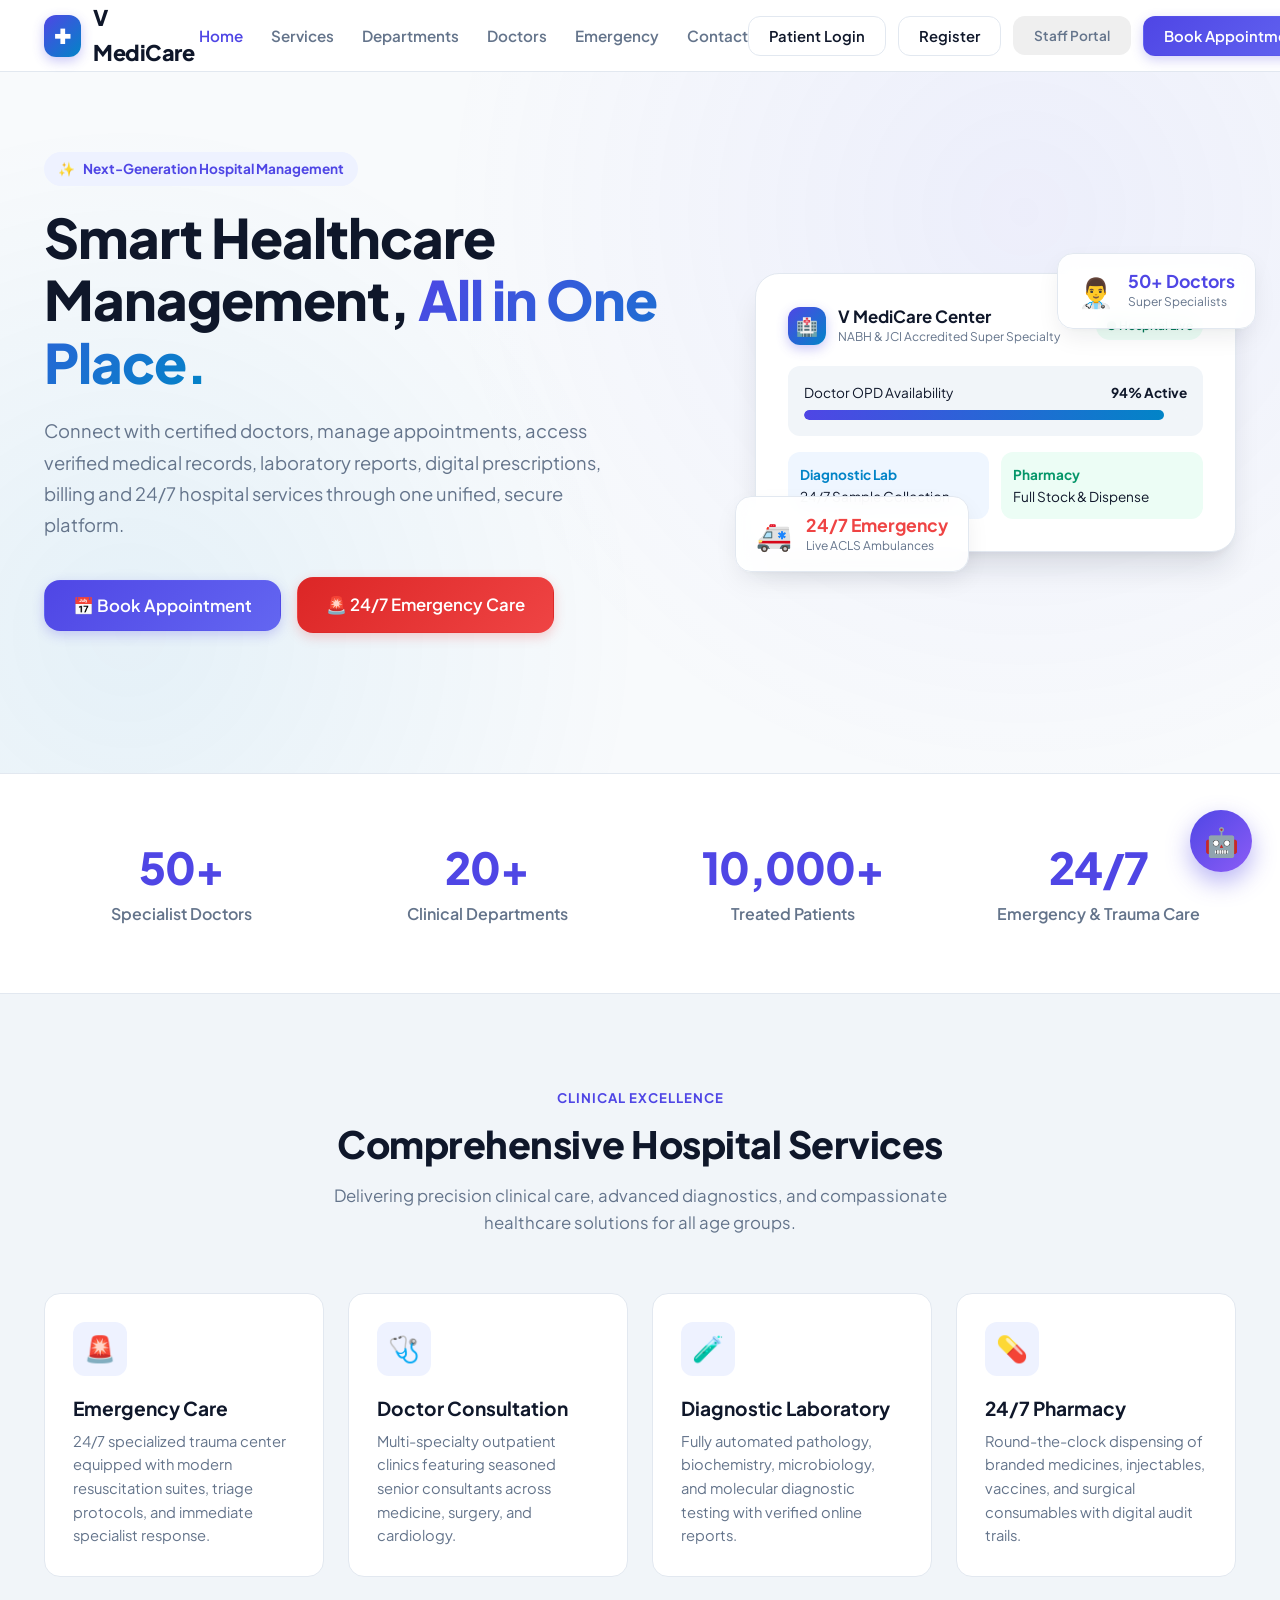
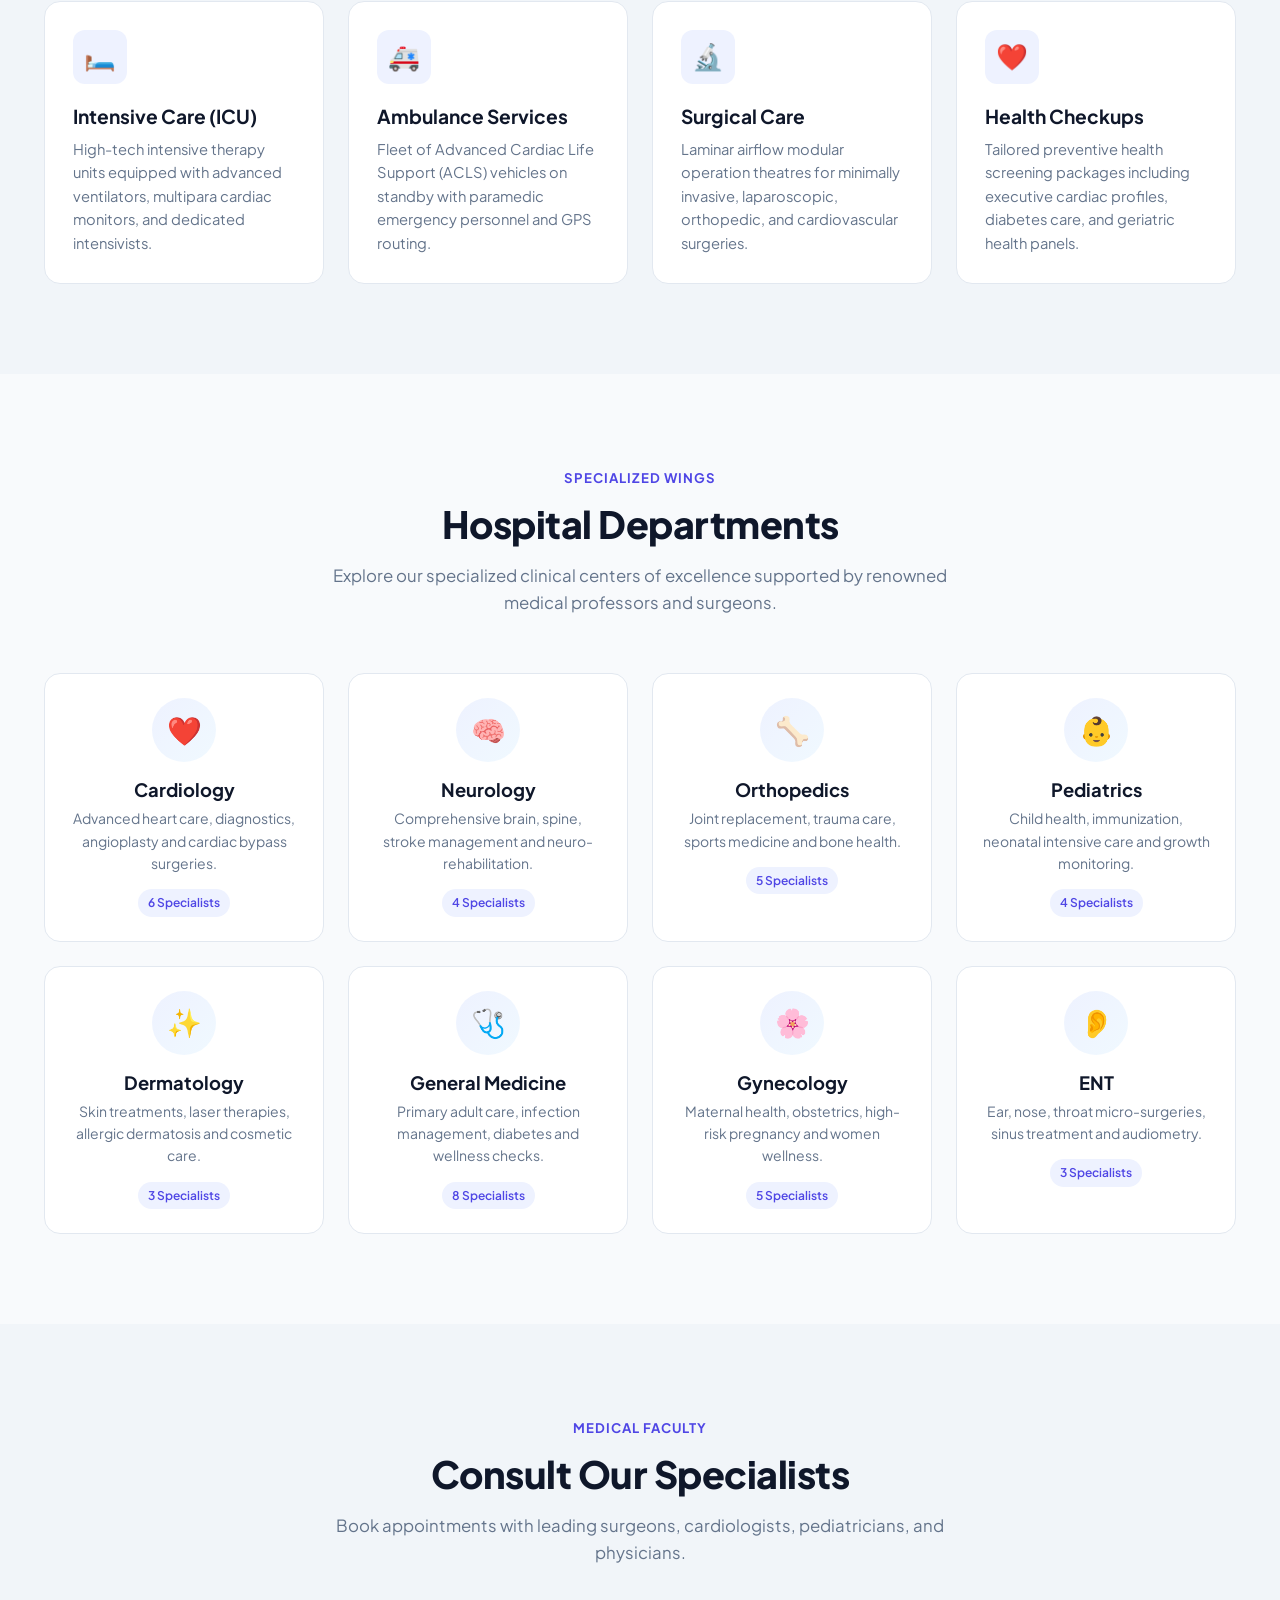
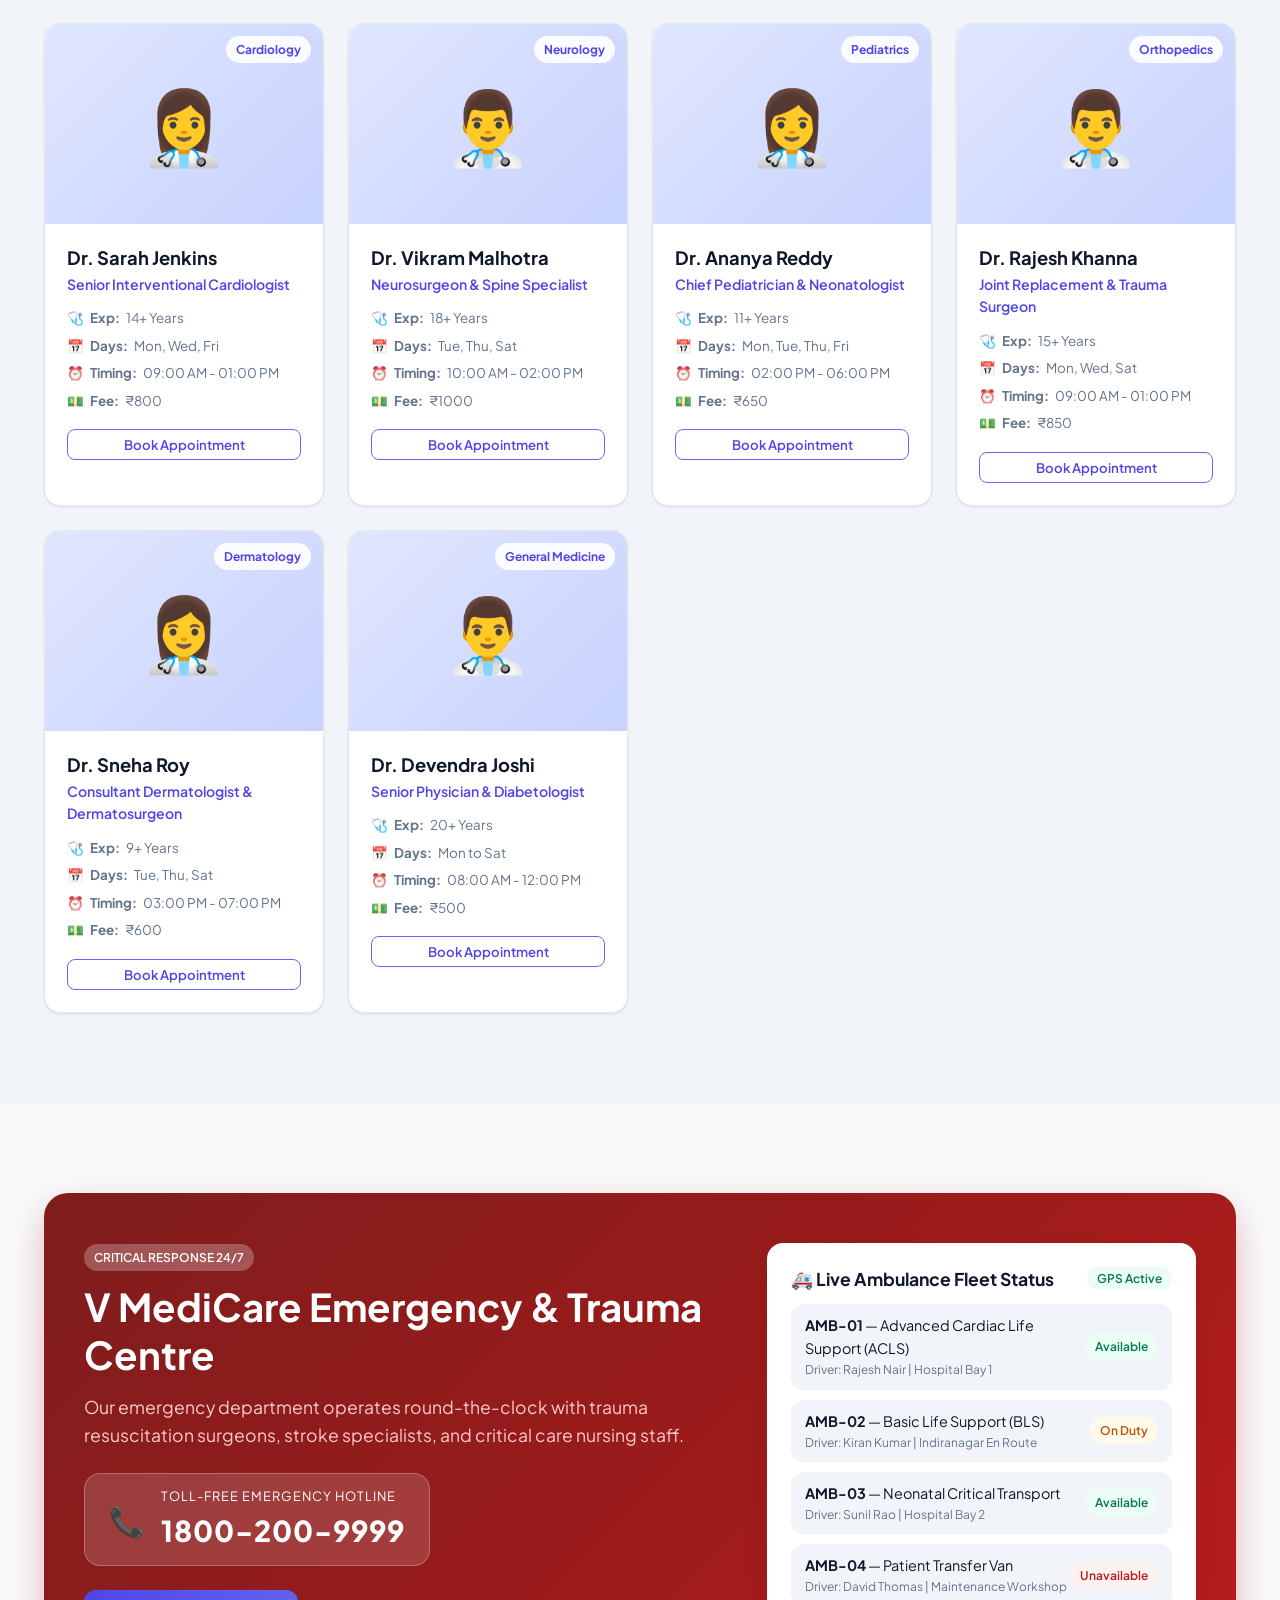
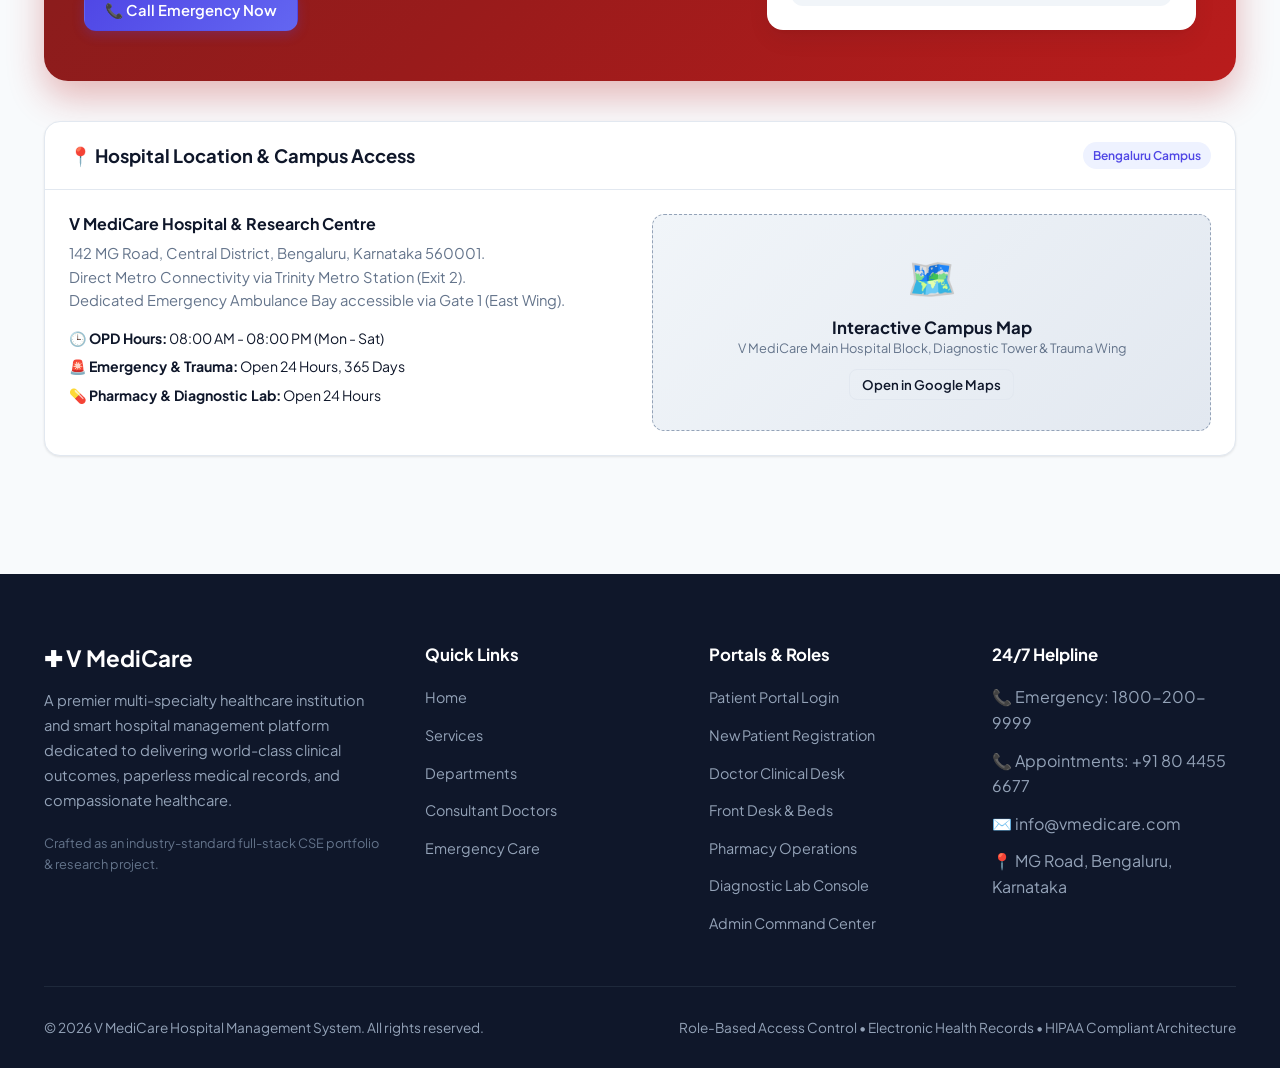
<file: index.html>
<!DOCTYPE html>
<html lang="en">

<head>
  <meta charset="UTF-8">
  <meta name="viewport" content="width=device-width, initial-scale=1.0">
  <title>V MediCare — Smart Healthcare Management Platform</title>
  <meta name="description"
    content="V MediCare is an advanced full-stack hospital management system featuring role-based dashboards, appointment booking, medical records, laboratory diagnostic tracking, digital pharmacy, bed occupancy, and AI health assistance.">
  <link rel="stylesheet" href="styles.css">
  <link rel="preconnect" href="https://fonts.googleapis.com">
  <link rel="preconnect" href="https://fonts.gstatic.com" crossorigin>
</head>

<body>

  <!-- Toast Notification Hub -->
  <div id="toast-container" class="toast-container"></div>

  <!-- =====================================================================
       PUBLIC LANDING PAGE VIEW
       ===================================================================== -->
  <div id="landing-view">
    <!-- Navbar -->
    <header class="landing-nav">
      <div class="container nav-wrapper">
        <a href="#home" class="brand-logo">
          <div class="brand-icon">✚</div>
          <div>V MediCare</div>
        </a>

        <ul class="nav-links">
          <li><a href="#home" class="active">Home</a></li>
          <li><a href="#services">Services</a></li>
          <li><a href="#departments">Departments</a></li>
          <li><a href="#doctors">Doctors</a></li>
          <li><a href="#emergency">Emergency</a></li>
          <li><a href="#contact">Contact</a></li>
        </ul>

        <div class="nav-actions">
          <button class="btn btn-outline" onclick="app.openPatientLoginModal()">Patient Login</button>
          <button class="btn btn-outline" onclick="app.openRegisterModal()">Register</button>
          <button class="btn btn-ghost" style="color:var(--text-muted); font-size:0.85rem;"
            onclick="app.openLoginModal('doctor')">Staff Portal</button>
          <button class="btn btn-primary" onclick="app.openBookingWizard()">Book Appointment</button>
        </div>
      </div>
    </header>

    <!-- Hero Section -->
    <section id="home" class="hero-section">
      <div class="container hero-grid">
        <div class="hero-content">
          <div class="hero-badge">
            <span>✨</span> Next-Generation Hospital Management
          </div>
          <h1>Smart Healthcare Management, <span>All in One Place.</span></h1>
          <p>
            Connect with certified doctors, manage appointments, access verified medical records, laboratory reports,
            digital prescriptions, billing and 24/7 hospital services through one unified, secure platform.
          </p>
          <div class="hero-buttons">
            <button class="btn btn-primary btn-lg" onclick="app.openBookingWizard()">📅 Book Appointment</button>
            <a href="#emergency" class="btn btn-danger btn-lg">🚨 24/7 Emergency Care</a>
          </div>
        </div>

        <div class="hero-visual">
          <div class="hero-main-card">
            <div style="display:flex; justify-content:space-between; align-items:center; margin-bottom:20px;">
              <div style="display:flex; align-items:center; gap:12px;">
                <div class="brand-icon" style="width:38px; height:38px; font-size:1.1rem;">🏥</div>
                <div>
                  <h4 style="font-size:1.05rem;">V MediCare Center</h4>
                  <p style="font-size:0.75rem; color:var(--text-muted);">NABH & JCI Accredited Super Specialty</p>
                </div>
              </div>
              <span class="badge badge-success">● Hospital Live</span>
            </div>
            <div style="background:var(--bg-subtle); padding:16px; border-radius:var(--radius-md); margin-bottom:16px;">
              <div style="display:flex; justify-content:space-between; font-size:0.85rem; margin-bottom:6px;">
                <span>Doctor OPD Availability</span>
                <b>94% Active</b>
              </div>
              <div class="bed-progress-bar" style="margin:0;">
                <div class="bed-progress-fill" style="width: 94%;"></div>
              </div>
            </div>
            <div style="display:grid; grid-template-columns: 1fr 1fr; gap:12px; font-size:0.85rem;">
              <div style="background:#eff6ff; padding:12px; border-radius:var(--radius-md);">
                <div style="color:var(--secondary); font-weight:700;">Diagnostic Lab</div>
                <div>24/7 Sample Collection</div>
              </div>
              <div style="background:#ecfdf5; padding:12px; border-radius:var(--radius-md);">
                <div style="color:#059669; font-weight:700;">Pharmacy</div>
                <div>Full Stock & Dispense</div>
              </div>
            </div>
          </div>

          <div class="floating-stat-card top-right">
            <div style="font-size:1.8rem;">👨‍⚕️</div>
            <div>
              <h5 style="font-size:1.1rem; color:var(--primary);">50+ Doctors</h5>
              <p style="font-size:0.75rem; color:var(--text-muted);">Super Specialists</p>
            </div>
          </div>

          <div class="floating-stat-card bottom-left">
            <div style="font-size:1.8rem;">🚑</div>
            <div>
              <h5 style="font-size:1.1rem; color:var(--danger);">24/7 Emergency</h5>
              <p style="font-size:0.75rem; color:var(--text-muted);">Live ACLS Ambulances</p>
            </div>
          </div>
        </div>
      </div>
    </section>

    <!-- Statistics Section -->
    <section class="stats-section">
      <div class="container stats-grid">
        <div class="stat-item">
          <h3>50+</h3>
          <p>Specialist Doctors</p>
        </div>
        <div class="stat-item">
          <h3>20+</h3>
          <p>Clinical Departments</p>
        </div>
        <div class="stat-item">
          <h3>10,000+</h3>
          <p>Treated Patients</p>
        </div>
        <div class="stat-item">
          <h3>24/7</h3>
          <p>Emergency & Trauma Care</p>
        </div>
      </div>
    </section>

    <!-- Services Section -->
    <section id="services" class="section section-alt">
      <div class="container">
        <div class="section-header">
          <span class="section-tag">Clinical Excellence</span>
          <h2 class="section-title">Comprehensive Hospital Services</h2>
          <p class="section-subtitle">Delivering precision clinical care, advanced diagnostics, and compassionate
            healthcare solutions for all age groups.</p>
        </div>

        <div class="services-grid">
          <div class="service-card">
            <div class="service-icon">🚨</div>
            <h4>Emergency Care</h4>
            <p>24/7 specialized trauma center equipped with modern resuscitation suites, triage protocols, and immediate
              specialist response.</p>
          </div>
          <div class="service-card">
            <div class="service-icon">🩺</div>
            <h4>Doctor Consultation</h4>
            <p>Multi-specialty outpatient clinics featuring seasoned senior consultants across medicine, surgery, and
              cardiology.</p>
          </div>
          <div class="service-card">
            <div class="service-icon">🧪</div>
            <h4>Diagnostic Laboratory</h4>
            <p>Fully automated pathology, biochemistry, microbiology, and molecular diagnostic testing with verified
              online reports.</p>
          </div>
          <div class="service-card">
            <div class="service-icon">💊</div>
            <h4>24/7 Pharmacy</h4>
            <p>Round-the-clock dispensing of branded medicines, injectables, vaccines, and surgical consumables with
              digital audit trails.</p>
          </div>
          <div class="service-card">
            <div class="service-icon">🛏️</div>
            <h4>Intensive Care (ICU)</h4>
            <p>High-tech intensive therapy units equipped with advanced ventilators, multipara cardiac monitors, and
              dedicated intensivists.</p>
          </div>
          <div class="service-card">
            <div class="service-icon">🚑</div>
            <h4>Ambulance Services</h4>
            <p>Fleet of Advanced Cardiac Life Support (ACLS) vehicles on standby with paramedic emergency personnel and
              GPS routing.</p>
          </div>
          <div class="service-card">
            <div class="service-icon">🔬</div>
            <h4>Surgical Care</h4>
            <p>Laminar airflow modular operation theatres for minimally invasive, laparoscopic, orthopedic, and
              cardiovascular surgeries.</p>
          </div>
          <div class="service-card">
            <div class="service-icon">❤️</div>
            <h4>Health Checkups</h4>
            <p>Tailored preventive health screening packages including executive cardiac profiles, diabetes care, and
              geriatric health panels.</p>
          </div>
        </div>
      </div>
    </section>

    <!-- Departments Section -->
    <section id="departments" class="section">
      <div class="container">
        <div class="section-header">
          <span class="section-tag">Specialized Wings</span>
          <h2 class="section-title">Hospital Departments</h2>
          <p class="section-subtitle">Explore our specialized clinical centers of excellence supported by renowned
            medical professors and surgeons.</p>
        </div>

        <div id="departments-grid-target" class="dept-grid">
          <!-- Dynamically Populated by app.js -->
        </div>
      </div>
    </section>

    <!-- Doctors Section -->
    <section id="doctors" class="section section-alt">
      <div class="container">
        <div class="section-header">
          <span class="section-tag">Medical Faculty</span>
          <h2 class="section-title">Consult Our Specialists</h2>
          <p class="section-subtitle">Book appointments with leading surgeons, cardiologists, pediatricians, and
            physicians.</p>
        </div>

        <div id="doctors-grid-target" class="doctors-grid">
          <!-- Dynamically Populated by app.js -->
        </div>
      </div>
    </section>

    <!-- Emergency & Ambulance Live Section -->
    <section id="emergency" class="section">
      <div class="container">
        <div class="emergency-hub">
          <div class="emergency-hub-grid">
            <div>
              <span class="badge" style="background:rgba(255,255,255,0.25); color:#ffffff; margin-bottom:12px;">CRITICAL
                RESPONSE 24/7</span>
              <h2>V MediCare Emergency & Trauma Centre</h2>
              <p>
                Our emergency department operates round-the-clock with trauma resuscitation surgeons, stroke
                specialists, and critical care nursing staff.
              </p>
              <div class="emergency-hotline">
                <span style="font-size:1.8rem;">📞</span>
                <div>
                  <div style="font-size:0.8rem; text-transform:uppercase; letter-spacing:1px;">Toll-Free Emergency
                    Hotline</div>
                  <div class="number">1800-200-9999</div>
                </div>
              </div>
              <div>
                <button class="btn btn-primary"
                  onclick="alert('Connecting to V MediCare Dispatch Operator: 1800-200-9999')">
                  📞 Call Emergency Now
                </button>
              </div>
            </div>

            <div class="ambulance-tracker-card">
              <h4>
                <span>🚑 Live Ambulance Fleet Status</span>
                <span class="badge badge-success">GPS Active</span>
              </h4>
              <div id="ambulance-list-target" class="ambulance-status-list">
                <!-- Dynamically Populated by app.js -->
              </div>
            </div>
          </div>
        </div>

        <!-- Hospital Location & Map Info -->
        <div class="content-card">
          <div class="content-card-header">
            <h4 class="content-card-title">📍 Hospital Location & Campus Access</h4>
            <span class="badge badge-primary">Bengaluru Campus</span>
          </div>
          <div class="modal-body" style="display:grid; grid-template-columns: 1fr 1fr; gap:24px;">
            <div>
              <h4 style="margin-bottom:8px;">V MediCare Hospital & Research Centre</h4>
              <p style="color:var(--text-muted); font-size:0.92rem; line-height:1.6; margin-bottom:14px;">
                142 MG Road, Central District, Bengaluru, Karnataka 560001.<br>
                Direct Metro Connectivity via Trinity Metro Station (Exit 2).<br>
                Dedicated Emergency Ambulance Bay accessible via Gate 1 (East Wing).
              </p>
              <div style="display:flex; flex-direction:column; gap:6px; font-size:0.88rem;">
                <div>🕒 <b>OPD Hours:</b> 08:00 AM - 08:00 PM (Mon - Sat)</div>
                <div>🚨 <b>Emergency & Trauma:</b> Open 24 Hours, 365 Days</div>
                <div>💊 <b>Pharmacy & Diagnostic Lab:</b> Open 24 Hours</div>
              </div>
            </div>
            <div
              style="background:linear-gradient(135deg, #f1f5f9 0%, #e2e8f0 100%); border-radius:var(--radius-md); display:flex; flex-direction:column; align-items:center; justify-content:center; padding:30px; border:1px dashed var(--text-light);">
              <div style="font-size:2.5rem; margin-bottom:8px;">🗺️</div>
              <h5 style="font-size:1.05rem;">Interactive Campus Map</h5>
              <p style="font-size:0.8rem; color:var(--text-muted); text-align:center;">V MediCare Main Hospital Block,
                Diagnostic Tower & Trauma Wing</p>
              <button class="btn btn-outline btn-sm" style="margin-top:10px;"
                onclick="window.open('https://maps.google.com', '_blank')">Open in Google Maps</button>
            </div>
          </div>
        </div>
      </div>
    </section>

    <!-- Footer -->
    <footer id="contact" class="footer">
      <div class="container">
        <div class="footer-grid">
          <div class="footer-brand">
            <h3>✚ V MediCare</h3>
            <p>
              A premier multi-specialty healthcare institution and smart hospital management platform dedicated to
              delivering world-class clinical outcomes, paperless medical records, and compassionate healthcare.
            </p>
            <p style="color:#64748b; font-size:0.8rem;">
              Crafted as an industry-standard full-stack CSE portfolio & research project.
            </p>
          </div>

          <div class="footer-col">
            <h4>Quick Links</h4>
            <ul class="footer-links">
              <li><a href="#home">Home</a></li>
              <li><a href="#services">Services</a></li>
              <li><a href="#departments">Departments</a></li>
              <li><a href="#doctors">Consultant Doctors</a></li>
              <li><a href="#emergency">Emergency Care</a></li>
            </ul>
          </div>

          <div class="footer-col">
            <h4>Portals & Roles</h4>
            <ul class="footer-links">
              <li><a href="javascript:void(0)" onclick="app.openPatientLoginModal()">Patient Portal Login</a></li>
              <li><a href="javascript:void(0)" onclick="app.openRegisterModal()">New Patient Registration</a></li>
              <li><a href="javascript:void(0)" onclick="app.openLoginModal('doctor')">Doctor Clinical Desk</a></li>
              <li><a href="javascript:void(0)" onclick="app.openLoginModal('receptionist')">Front Desk & Beds</a></li>
              <li><a href="javascript:void(0)" onclick="app.openLoginModal('pharmacist')">Pharmacy Operations</a></li>
              <li><a href="javascript:void(0)" onclick="app.openLoginModal('labtech')">Diagnostic Lab Console</a></li>
              <li><a href="javascript:void(0)" onclick="app.openLoginModal('admin')">Admin Command Center</a></li>
            </ul>
          </div>

          <div class="footer-col">
            <h4>24/7 Helpline</h4>
            <ul class="footer-links">
              <li>📞 Emergency: 1800-200-9999</li>
              <li>📞 Appointments: +91 80 4455 6677</li>
              <li>✉️ info@vmedicare.com</li>
              <li>📍 MG Road, Bengaluru, Karnataka</li>
            </ul>
          </div>
        </div>

        <div class="footer-bottom">
          <div>© 2026 V MediCare Hospital Management System. All rights reserved.</div>
          <div>Role-Based Access Control • Electronic Health Records • HIPAA Compliant Architecture</div>
        </div>
      </div>
    </footer>
  </div>

  <!-- =====================================================================
       AUTHENTICATED DASHBOARD APPLICATION (All 6 Roles)
       ===================================================================== -->
  <div id="dashboard-app" class="dashboard-app">
    <!-- Sidebar -->
    <aside class="dash-sidebar">
      <div class="dash-sidebar-header">
        <div class="brand-icon" style="width:34px; height:34px; font-size:1rem;">✚</div>
        <div style="font-weight:800; font-size:1.2rem; color:var(--text-main);">V MediCare</div>
      </div>

      <div class="user-badge-role">
        <div id="dash-user-avatar" class="user-avatar-circle">U</div>
        <div class="user-info-text">
          <h5 id="dash-user-name">User Name</h5>
          <p id="dash-user-role">Role (ID)</p>
        </div>
      </div>

      <ul id="sidebar-menu-target" class="sidebar-nav">
        <!-- Dynamically rendered based on active role -->
      </ul>

      <div class="sidebar-footer">
        <button class="btn btn-outline btn-sm" style="width:100%;" onclick="app.logout()">
          🚪 Sign Out
        </button>
      </div>
    </aside>

    <!-- Main Content Area -->
    <div class="dash-main">
      <header class="dash-topbar">
        <div class="dash-title-area">
          <h2 id="dash-header-title">Hospital Portal</h2>
          <p id="dash-header-sub">Role-Based Medical Operations & Clinical Workflow</p>
        </div>

        <div class="dash-topbar-actions">
          <button class="btn btn-outline btn-sm" onclick="app.openSimulatedEmailModal()"
            title="View Sent Transactional Emails">
            ✉️ Email Logs
          </button>

          <button class="icon-btn" onclick="app.openSimulatedEmailModal()" title="Notifications">
            🔔
            <span id="dash-unread-badge" class="notification-badge-count">2</span>
          </button>

          <button class="btn btn-outline-primary btn-sm" onclick="app.logout()">
            Home Page
          </button>
        </div>
      </header>

      <main class="dash-content">
        <div id="dash-content-target">
          <!-- Dynamically Rendered by app.js based on role and active view -->
        </div>
      </main>
    </div>
  </div>

  <!-- =====================================================================
       V MEDICARE AI ASSISTANT WIDGET
       ===================================================================== -->
  <button id="ai-fab-btn" class="ai-fab" title="Chat with V MediCare AI Assistant">
    🤖
  </button>

  <div id="ai-chat-window" class="ai-chat-window">
    <div class="ai-chat-header">
      <div class="ai-header-info">
        <div class="ai-avatar">🤖</div>
        <div>
          <h5 style="font-size:0.95rem;">V MediCare Assistant</h5>
          <p style="font-size:0.72rem; opacity:0.9;">Hospital AI Guide</p>
        </div>
      </div>
      <button class="modal-close-btn" style="color:#ffffff;"
        onclick="document.getElementById('ai-chat-window').classList.remove('active')">✕</button>
    </div>

    <div class="ai-disclaimer">
      ⚠️ <b>Medical Disclaimer:</b> This assistant provides hospital information only and does not diagnose conditions
      or replace professional medical advice.
    </div>

    <div id="ai-messages-target" class="ai-messages-area">
      <div class="ai-bubble bot">
        Hello! I am your <b>V MediCare Assistant</b>. How can I help you today? You can ask me about finding doctors,
        booking appointments, emergency numbers, or hospital timings.
      </div>
    </div>

    <div class="ai-quick-prompts">
      <button class="ai-prompt-btn" onclick="app.askAIPreset('How do I book an appointment?')">Book Appt</button>
      <button class="ai-prompt-btn" onclick="app.askAIPreset('What is the emergency contact?')">Emergency</button>
      <button class="ai-prompt-btn" onclick="app.askAIPreset('Tell me about Cardiology')">Cardiology</button>
      <button class="ai-prompt-btn" onclick="app.askAIPreset('What are the hospital timings?')">Visiting Hours</button>
    </div>

    <div class="ai-chat-input-area">
      <input type="text" id="ai-user-msg" class="form-control" placeholder="Ask a question..."
        style="font-size:0.85rem;">
      <button id="ai-send-btn" class="btn btn-primary btn-sm">Send</button>
    </div>
  </div>

  <!-- =====================================================================
       ALL MODAL DIALOGS
       ===================================================================== -->

  <!-- 0. Dedicated Patient Login Modal -->
  <div id="patient-login-modal" class="modal-overlay">
    <div class="modal-container">
      <div class="modal-header">
        <div>
          <h3 class="modal-title">👤 Patient Portal Login</h3>
          <p style="font-size:0.8rem; color:var(--text-muted); margin-top:3px;">Access your personal health records,
            appointments & prescriptions</p>
        </div>
        <button class="modal-close-btn" onclick="app.closeAllModals()">✕</button>
      </div>
      <div class="modal-body">
        <div class="demo-shortcut-banner">
          <div><b>⚡ Quick Demo:</b> <code>PAT20260001</code> / <code>patient@vmedicare.com</code></div>
          <button type="button" class="btn btn-outline-primary btn-sm"
            onclick="app.populateDemoPatientCredentials()">Auto Fill</button>
        </div>

        <div id="patient-login-error" class="auth-alert-box danger" style="display:none;"></div>

        <form onsubmit="event.preventDefault(); app.handlePatientLoginSubmit(this);">
          <div class="form-group">
            <label class="form-label">Registered Patient Email</label>
            <input type="email" id="pat-login-email" name="email" class="form-control" required
              placeholder="e.g. patient@vmedicare.com">
          </div>

          <div class="form-group">
            <label class="form-label">Patient ID</label>
            <input type="text" id="pat-login-id" name="patient_id" class="form-control" required
              placeholder="e.g. PAT20260001" style="text-transform:uppercase; letter-spacing:0.5px;">
            <small style="color:var(--text-muted); font-size:0.75rem;">Generated during registration (Format:
              PAT2026xxxx)</small>
          </div>

          <div class="form-group">
            <label class="form-label">Password</label>
            <input type="password" id="pat-login-password" name="password" class="form-control" required
              placeholder="••••••••">
          </div>

          <div
            style="display:flex; justify-content:space-between; align-items:center; margin-bottom:18px; font-size:0.85rem;">
            <label><input type="checkbox" id="pat-remember-me" checked> Remember Me</label>
            <a href="javascript:void(0)" onclick="app.forgotPasswordPrompt()">Forgot Password?</a>
          </div>

          <button type="submit" class="btn btn-primary btn-lg" style="width:100%;">
            Login as Patient
          </button>
        </form>

        <div
          style="text-align:center; margin-top:18px; padding-top:14px; border-top:1px solid var(--border-light); font-size:0.88rem;">
          <div>New Patient? <a href="javascript:void(0)" onclick="app.openRegisterModal()"
              style="font-weight:700;">Register Now</a></div>
          <div style="margin-top:6px; font-size:0.8rem; color:var(--text-muted);">Hospital Doctor or Staff? <a
              href="javascript:void(0)" onclick="app.openLoginModal('doctor')">Staff Portal Login</a></div>
        </div>
      </div>
    </div>
  </div>

  <!-- 1. Staff / Portal Login Modal with 1-Click Role Switcher -->
  <div id="login-modal" class="modal-overlay">
    <div class="modal-container">
      <div class="modal-header">
        <h3 class="modal-title">Hospital Staff Portal Login</h3>
        <button class="modal-close-btn" onclick="app.closeAllModals()">✕</button>
      </div>
      <div class="modal-body">
        <div class="demo-role-selector">
          <p>⚡ 1-Click Staff Demo Login:</p>
          <div class="demo-pills">
            <button type="button" class="demo-pill" onclick="app.populateDemoCredentials('doctor')">👨‍⚕️
              Doctor</button>
            <button type="button" class="demo-pill" onclick="app.populateDemoCredentials('receptionist')">🏨
              Receptionist</button>
            <button type="button" class="demo-pill" onclick="app.populateDemoCredentials('pharmacist')">💊
              Pharmacist</button>
            <button type="button" class="demo-pill" onclick="app.populateDemoCredentials('labtech')">🧪 Lab
              Tech</button>
            <button type="button" class="demo-pill" onclick="app.populateDemoCredentials('admin')">🛡️ Admin</button>
          </div>
        </div>

        <form
          onsubmit="event.preventDefault(); app.loginUser(document.getElementById('login-email').value, document.getElementById('login-password').value);">
          <div class="form-group">
            <label class="form-label">Staff Email Address</label>
            <input type="email" id="login-email" class="form-control" required placeholder="doctor@vmedicare.com">
          </div>

          <div class="form-group">
            <label class="form-label">Password</label>
            <input type="password" id="login-password" class="form-control" required placeholder="••••••••">
          </div>

          <div
            style="display:flex; justify-content:space-between; align-items:center; margin-bottom:18px; font-size:0.85rem;">
            <label><input type="checkbox" checked> Remember Me</label>
            <a href="javascript:void(0)"
              onclick="alert('Password reset instructions sent to staff administrator.')">Forgot Password?</a>
          </div>

          <button type="submit" class="btn btn-primary btn-lg" style="width:100%;">
            Staff Sign In
          </button>
        </form>

        <div style="text-align:center; margin-top:16px; font-size:0.88rem;">
          Looking for Patient Services?
          <a href="javascript:void(0)" onclick="app.openPatientLoginModal()" style="font-weight:700;">Patient Login</a>
        </div>
      </div>
    </div>
  </div>

  <!-- 2. Appointment Authentication Prompt Modal -->
  <div id="apt-auth-prompt-modal" class="modal-overlay">
    <div class="modal-container" style="text-align:center;">
      <div class="modal-header">
        <h3 class="modal-title">Doctor Consultation Booking</h3>
        <button class="modal-close-btn" onclick="app.closeAllModals()">✕</button>
      </div>
      <div class="modal-body" style="padding:32px 24px;">
        <div style="font-size:3rem; margin-bottom:14px;">🔐</div>
        <h3 style="font-size:1.35rem; color:var(--text-main); margin-bottom:8px;">Patient Verification Required</h3>
        <p style="color:var(--text-muted); font-size:0.95rem; margin-bottom:24px; line-height:1.5;">
          Please login or register as a patient before booking an appointment.
        </p>

        <div style="display:flex; flex-direction:column; gap:12px;">
          <button class="btn btn-primary btn-lg" style="width:100%;" onclick="app.openPatientLoginModal()">
            👤 Patient Login
          </button>
          <button class="btn btn-outline btn-lg" style="width:100%;" onclick="app.openRegisterModal()">
            📝 New Patient Registration
          </button>
        </div>
      </div>
    </div>
  </div>

  <!-- 3. Dedicated Patient Registration Modal -->
  <div id="register-modal" class="modal-overlay">
    <div class="modal-container modal-lg">
      <div class="modal-header">
        <div>
          <h3 class="modal-title">New Patient Registration</h3>
          <p style="font-size:0.8rem; color:var(--text-muted); margin-top:2px;">Create your permanent V MediCare
            clinical record and Patient ID</p>
        </div>
        <button class="modal-close-btn" onclick="app.closeAllModals()">✕</button>
      </div>
      <div class="modal-body">
        <div id="patient-reg-error" class="auth-alert-box danger" style="display:none;"></div>

        <form id="patient-registration-form" onsubmit="event.preventDefault(); app.handlePatientRegisterSubmit(this);">
          <div class="form-row">
            <div class="form-group">
              <label class="form-label">Full Name *</label>
              <input type="text" name="reg_name" class="form-control" required placeholder="e.g. Rahul Kumar">
            </div>
            <div class="form-group">
              <label class="form-label">Email Address *</label>
              <input type="email" name="reg_email" class="form-control" required placeholder="rahul@example.com">
            </div>
          </div>

          <div class="form-row-3">
            <div class="form-group">
              <label class="form-label">Date of Birth *</label>
              <input type="date" name="reg_dob" class="form-control" required max="2026-09-13">
            </div>
            <div class="form-group">
              <label class="form-label">Gender *</label>
              <select name="reg_gender" class="form-control" required>
                <option value="Male">Male</option>
                <option value="Female">Female</option>
                <option value="Other">Other</option>
              </select>
            </div>
            <div class="form-group">
              <label class="form-label">Blood Group *</label>
              <select name="reg_blood" class="form-control" required>
                <option value="A+">A+</option>
                <option value="A-">A-</option>
                <option value="B+">B+</option>
                <option value="B-">B-</option>
                <option value="O+">O+</option>
                <option value="O-">O-</option>
                <option value="AB+">AB+</option>
                <option value="AB-">AB-</option>
              </select>
            </div>
          </div>

          <div class="form-row">
            <div class="form-group">
              <label class="form-label">Phone Number *</label>
              <input type="tel" name="reg_phone" class="form-control" required placeholder="+91 98765 43210">
            </div>
            <div class="form-group">
              <label class="form-label">Emergency Contact Phone</label>
              <input type="tel" name="reg_emergency" class="form-control" placeholder="+91 98765 00000">
            </div>
          </div>

          <div class="form-group">
            <label class="form-label">Residential Address *</label>
            <input type="text" name="reg_address" class="form-control" required
              placeholder="Street address, City, State">
          </div>

          <div class="form-row">
            <div class="form-group">
              <label class="form-label">Create Password *</label>
              <input type="password" name="reg_password" class="form-control" required
                placeholder="Minimum 6 characters">
            </div>
            <div class="form-group">
              <label class="form-label">Confirm Password *</label>
              <input type="password" name="reg_confirm_password" class="form-control" required
                placeholder="Re-enter password">
            </div>
          </div>

          <button type="submit" class="btn btn-primary btn-lg" style="width:100%; margin-top:8px;">
            Register as Patient
          </button>
        </form>

        <div style="text-align:center; margin-top:16px; font-size:0.88rem;">
          Already have a Patient ID?
          <a href="javascript:void(0)" onclick="app.openPatientLoginModal()" style="font-weight:700;">Log In</a>
        </div>
      </div>
    </div>
  </div>

  <!-- 4. Dedicated Patient Registration Success Modal -->
  <div id="register-success-modal" class="modal-overlay">
    <div class="modal-container" style="text-align:center; max-width:540px;">
      <div class="modal-body" style="padding:40px 30px;">
        <div style="font-size:3.5rem; margin-bottom:12px;">🎉</div>
        <h3 style="font-size:1.6rem; color:#059669; margin-bottom:8px;">Registration Successful!</h3>
        <p style="color:var(--text-muted); margin-bottom:16px;">Welcome to V MediCare Healthcare System.</p>

        <div class="receipt-card">
          <div class="receipt-header">
            <span
              style="font-size:0.85rem; color:var(--text-muted); text-transform:uppercase; letter-spacing:0.5px;">Assigned
              Unique Patient ID</span>
            <div id="success-patient-id" class="receipt-id-badge">PAT20260002</div>
          </div>
          <div class="receipt-row">
            <span class="label">Patient Name:</span>
            <span class="value" id="success-patient-name">Rahul Kumar</span>
          </div>
          <div class="receipt-row">
            <span class="label">Patient Email:</span>
            <span class="value" id="success-patient-email">rahul@example.com</span>
          </div>
        </div>

        <div class="auth-alert-box info" style="text-align:left; margin-bottom:24px;">
          <span>ℹ️</span>
          <div>Your Patient ID has been generated successfully. Please keep your Patient ID and registered email safe.
            You will need them to log in.</div>
        </div>

        <div style="display:flex; gap:12px;">
          <button class="btn btn-primary btn-lg" style="flex:1;" onclick="app.goToPatientLoginFromSuccess()">
            Go to Patient Login
          </button>
          <button class="btn btn-outline btn-lg" style="flex:1;" onclick="app.closeAllModals()">
            Go to Home
          </button>
        </div>
      </div>
    </div>
  </div>

  <!-- 5. Dedicated Appointment Confirmation Modal -->
  <div id="apt-confirmation-modal" class="modal-overlay">
    <div class="modal-container" style="max-width:560px;">
      <div class="modal-body" style="padding:32px 28px; text-align:center;">
        <div style="font-size:3.2rem; margin-bottom:10px;">✅</div>
        <h3 style="font-size:1.55rem; color:#059669; margin-bottom:6px;">Appointment Booked Successfully!</h3>
        <p style="color:var(--text-muted); font-size:0.9rem; margin-bottom:18px;">Your outpatient clinical appointment
          has been confirmed with the hospital desk.</p>

        <div class="receipt-card">
          <div class="receipt-header">
            <span
              style="font-size:0.85rem; color:var(--text-muted); text-transform:uppercase; letter-spacing:0.5px;">Appointment
              ID</span>
            <div id="confirm-apt-id" class="receipt-id-badge">APT20260001</div>
          </div>
          <div class="receipt-row">
            <span class="label">Patient Name:</span>
            <span class="value" id="confirm-patient-name">-</span>
          </div>
          <div class="receipt-row">
            <span class="label">Patient ID:</span>
            <span class="value" id="confirm-patient-id">-</span>
          </div>
          <div class="receipt-row">
            <span class="label">Patient Email:</span>
            <span class="value" id="confirm-patient-email">-</span>
          </div>
          <div class="receipt-row">
            <span class="label">Doctor Name:</span>
            <span class="value" id="confirm-doctor-name">-</span>
          </div>
          <div class="receipt-row">
            <span class="label">Department:</span>
            <span class="value" id="confirm-department">-</span>
          </div>
          <div class="receipt-row">
            <span class="label">Appointment Date:</span>
            <span class="value" id="confirm-date">-</span>
          </div>
          <div class="receipt-row">
            <span class="label">Appointment Time:</span>
            <span class="value" id="confirm-time">-</span>
          </div>
          <div class="receipt-row">
            <span class="label">Appointment Status:</span>
            <span class="value"><span class="badge badge-success" id="confirm-status">Confirmed</span></span>
          </div>
        </div>

        <div style="display:flex; flex-direction:column; gap:10px; margin-top:20px;">
          <div style="display:flex; gap:10px;">
            <button class="btn btn-primary" style="flex:1;"
              onclick="app.closeAllModals(); app.switchView('my-appointments');">
              View My Appointments
            </button>
            <button class="btn btn-outline" style="flex:1;" onclick="app.closeAllModals(); app.switchView('overview');">
              Go to Patient Dashboard
            </button>
          </div>
          <button class="btn btn-outline-primary btn-sm"
            onclick="app.closeAllModals(); app.switchView('book-appointment');">
            Book Another Appointment
          </button>
        </div>
      </div>
    </div>
  </div>

  <!-- 6. Appointment Details Slip Modal -->
  <div id="apt-detail-modal" class="modal-overlay">
    <div class="modal-container">
      <div class="modal-header">
        <h3 class="modal-title">Appointment Consultation Slip</h3>
        <button class="modal-close-btn" onclick="app.closeAllModals()">✕</button>
      </div>
      <div class="modal-body printable-area" id="apt-detail-content"></div>
      <div class="modal-footer no-print">
        <button class="btn btn-primary" onclick="window.print()">🖨️ Print Slip</button>
        <button class="btn btn-outline" onclick="app.closeAllModals()">Close</button>
      </div>
    </div>
  </div>

  <!-- 4. Add Medical Record Modal (Doctor) -->
  <div id="medical-record-modal" class="modal-overlay">
    <div class="modal-container modal-lg">
      <div class="modal-header">
        <h3 class="modal-title">Create Clinical Medical Record</h3>
        <button class="modal-close-btn">✕</button>
      </div>
      <div class="modal-body">
        <form onsubmit="event.preventDefault(); app.addMedicalRecord({
          patientId: this.m_pid.value,
          patientName: this.m_pname.value,
          diagnosis: this.m_diagnosis.value,
          symptoms: this.m_symptoms.value,
          treatmentPlan: this.m_plan.value,
          vitals: {
            bp: this.m_bp.value,
            pulse: this.m_pulse.value,
            temp: this.m_temp.value,
            weight: this.m_wt.value
          },
          notes: this.m_notes.value
        });">
          <div class="form-row">
            <div class="form-group">
              <label class="form-label">Patient ID</label>
              <input type="text" name="m_pid" class="form-control" value="PAT20260001" required>
            </div>
            <div class="form-group">
              <label class="form-label">Patient Name</label>
              <input type="text" name="m_pname" class="form-control" value="Ramesh Patel" required>
            </div>
          </div>

          <div class="form-row-3">
            <div class="form-group">
              <label class="form-label">BP (mmHg)</label>
              <input type="text" name="m_bp" class="form-control" value="130/85">
            </div>
            <div class="form-group">
              <label class="form-label">Pulse (bpm)</label>
              <input type="text" name="m_pulse" class="form-control" value="76">
            </div>
            <div class="form-group">
              <label class="form-label">Temp / Wt</label>
              <input type="text" name="m_temp" class="form-control" value="98.6 F, 72 kg">
              <input type="hidden" name="m_wt" value="72 kg">
            </div>
          </div>

          <div class="form-group">
            <label class="form-label">Clinical Diagnosis</label>
            <input type="text" name="m_diagnosis" class="form-control" required
              placeholder="e.g. Acute Bronchitis / Dyspepsia">
          </div>

          <div class="form-group">
            <label class="form-label">Symptoms & Clinical History</label>
            <textarea name="m_symptoms" class="form-control" rows="2" placeholder="Presenting complaints..."></textarea>
          </div>

          <div class="form-group">
            <label class="form-label">Treatment Plan & Dietary Advice</label>
            <textarea name="m_plan" class="form-control" rows="2" placeholder="Therapeutic regime..."></textarea>
          </div>

          <div class="form-group">
            <label class="form-label">Follow-up Notes</label>
            <input type="text" name="m_notes" class="form-control" placeholder="Review in 2 weeks">
          </div>

          <button type="submit" class="btn btn-primary" style="width:100%;">Save Electronic Medical Record</button>
        </form>
      </div>
    </div>
  </div>

  <!-- 5. Issue Prescription Modal (Doctor) -->
  <div id="prescription-modal" class="modal-overlay">
    <div class="modal-container modal-lg">
      <div class="modal-header">
        <h3 class="modal-title">Generate Digital Prescription</h3>
        <button class="modal-close-btn">✕</button>
      </div>
      <div class="modal-body">
        <form onsubmit="event.preventDefault(); app.addPrescription({
          patientId: document.getElementById('rx-patient-id').value,
          patientName: document.getElementById('rx-patient-name').value,
          diagnosis: this.rx_diag.value,
          items: [
            { medicine: this.rx_m1.value, dosage: this.rx_d1.value, frequency: this.rx_f1.value, duration: this.rx_dur1.value, instructions: this.rx_ins1.value },
            { medicine: this.rx_m2.value, dosage: this.rx_d2.value, frequency: this.rx_f2.value, duration: this.rx_dur2.value, instructions: this.rx_ins2.value }
          ]
        });">
          <div class="form-row">
            <div class="form-group">
              <label class="form-label">Patient ID</label>
              <input type="text" id="rx-patient-id" class="form-control" readonly>
            </div>
            <div class="form-group">
              <label class="form-label">Patient Name</label>
              <input type="text" id="rx-patient-name" class="form-control" readonly>
            </div>
          </div>

          <div class="form-group">
            <label class="form-label">Diagnosis</label>
            <input type="text" name="rx_diag" class="form-control" value="Hypertension & Dyslipidemia" required>
          </div>

          <div
            style="border:1px solid var(--border-light); padding:14px; border-radius:var(--radius-md); margin-bottom:14px;">
            <b>Medicine Item 1</b>
            <div class="form-row" style="margin-top:8px;">
              <input type="text" name="rx_m1" class="form-control" value="Telmisartan 40mg" placeholder="Medicine Name"
                required>
              <input type="text" name="rx_d1" class="form-control" value="1 Tablet" placeholder="Dosage" required>
            </div>
            <div class="form-row-3" style="margin-top:8px;">
              <input type="text" name="rx_f1" class="form-control" value="Once daily (Morning)" placeholder="Frequency">
              <input type="text" name="rx_dur1" class="form-control" value="30 Days" placeholder="Duration">
              <input type="text" name="rx_ins1" class="form-control" value="After breakfast" placeholder="Instructions">
            </div>
          </div>

          <div
            style="border:1px solid var(--border-light); padding:14px; border-radius:var(--radius-md); margin-bottom:14px;">
            <b>Medicine Item 2</b>
            <div class="form-row" style="margin-top:8px;">
              <input type="text" name="rx_m2" class="form-control" value="Atorvastatin 20mg"
                placeholder="Medicine Name">
              <input type="text" name="rx_d2" class="form-control" value="1 Tablet" placeholder="Dosage">
            </div>
            <div class="form-row-3" style="margin-top:8px;">
              <input type="text" name="rx_f2" class="form-control" value="Once daily (Night)" placeholder="Frequency">
              <input type="text" name="rx_dur2" class="form-control" value="30 Days" placeholder="Duration">
              <input type="text" name="rx_ins2" class="form-control" value="After dinner" placeholder="Instructions">
            </div>
          </div>

          <button type="submit" class="btn btn-primary" style="width:100%;">Sign & Issue Prescription</button>
        </form>
      </div>
    </div>
  </div>

  <!-- 6. Request Lab Test Modal (Doctor) -->
  <div id="lab-order-modal" class="modal-overlay">
    <div class="modal-container">
      <div class="modal-header">
        <h3 class="modal-title">Request Diagnostic Laboratory Test</h3>
        <button class="modal-close-btn">✕</button>
      </div>
      <div class="modal-body">
        <form onsubmit="event.preventDefault(); app.requestLabTest({
          patientId: document.getElementById('lab-order-patient-id').value,
          patientName: document.getElementById('lab-order-patient-name').value,
          testType: this.lab_test_type.value,
          fee: Number(this.lab_fee.value)
        });">
          <div class="form-row">
            <div class="form-group">
              <label class="form-label">Patient ID</label>
              <input type="text" id="lab-order-patient-id" class="form-control" readonly>
            </div>
            <div class="form-group">
              <label class="form-label">Patient Name</label>
              <input type="text" id="lab-order-patient-name" class="form-control" readonly>
            </div>
          </div>

          <div class="form-group">
            <label class="form-label">Select Laboratory Investigation</label>
            <select name="lab_test_type" class="form-control" required
              onchange="document.getElementById('lab-fee-input').value = this.options[this.selectedIndex].getAttribute('data-fee')">
              <option value="Complete Blood Count (CBC)" data-fee="450">Complete Blood Count (CBC) - ₹450</option>
              <option value="Fasting Blood Sugar (FBS)" data-fee="200">Fasting Blood Sugar (FBS) - ₹200</option>
              <option value="Urine Routine Examination" data-fee="250">Urine Routine Examination - ₹250</option>
              <option value="Chest X-Ray PA View" data-fee="500">Chest X-Ray PA View - ₹500</option>
              <option value="CT Scan Brain (Plain)" data-fee="2800">CT Scan Brain (Plain) - ₹2800</option>
              <option value="MRI Lumbar Spine" data-fee="5500">MRI Lumbar Spine - ₹5500</option>
              <option value="12-Lead Electrocardiogram (ECG)" data-fee="500">12-Lead ECG - ₹500</option>
            </select>
          </div>

          <div class="form-group">
            <label class="form-label">Standard Charge (₹)</label>
            <input type="number" id="lab-fee-input" name="lab_fee" class="form-control" value="450" readonly>
          </div>

          <button type="submit" class="btn btn-primary" style="width:100%;">Dispatch Lab Test Order</button>
        </form>
      </div>
    </div>
  </div>

  <!-- 7. Enter Lab Results Modal (Lab Technician) -->
  <div id="lab-result-modal" class="modal-overlay">
    <div class="modal-container">
      <div class="modal-header">
        <h3 class="modal-title">Enter Diagnostic Results & Publish Report</h3>
        <button class="modal-close-btn">✕</button>
      </div>
      <div class="modal-body">
        <p id="lab-result-patient-info" style="font-weight:700; color:var(--primary); margin-bottom:14px;"></p>
        <form onsubmit="event.preventDefault(); app.completeLabTest(
          document.getElementById('lab-result-test-id').value,
          [
            { parameter: this.p1_name.value, value: this.p1_val.value, unit: this.p1_unit.value, normalRange: this.p1_range.value, status: 'Normal' },
            { parameter: this.p2_name.value, value: this.p2_val.value, unit: this.p2_unit.value, normalRange: this.p2_range.value, status: 'Normal' }
          ],
          this.lab_findings.value
        );">
          <input type="hidden" id="lab-result-test-id">

          <div
            style="border:1px solid var(--border-light); padding:12px; border-radius:var(--radius-md); margin-bottom:12px;">
            <b>Primary Parameter</b>
            <div class="form-row" style="margin-top:6px;">
              <input type="text" name="p1_name" class="form-control" value="Observed Value"
                placeholder="Parameter Name">
              <input type="text" name="p1_val" class="form-control" value="95" placeholder="Value">
            </div>
            <div class="form-row" style="margin-top:6px;">
              <input type="text" name="p1_unit" class="form-control" value="mg/dL" placeholder="Unit">
              <input type="text" name="p1_range" class="form-control" value="70 - 100 mg/dL"
                placeholder="Reference Range">
            </div>
          </div>

          <div
            style="border:1px solid var(--border-light); padding:12px; border-radius:var(--radius-md); margin-bottom:12px;">
            <b>Secondary Parameter</b>
            <div class="form-row" style="margin-top:6px;">
              <input type="text" name="p2_name" class="form-control" value="Control Index" placeholder="Parameter Name">
              <input type="text" name="p2_val" class="form-control" value="1.0" placeholder="Value">
            </div>
            <div class="form-row" style="margin-top:6px;">
              <input type="text" name="p2_unit" class="form-control" value="Index" placeholder="Unit">
              <input type="text" name="p2_range" class="form-control" value="< 1.2" placeholder="Reference Range">
            </div>
          </div>

          <div class="form-group">
            <label class="form-label">Pathologist Clinical Findings / Impression</label>
            <textarea name="lab_findings" class="form-control" rows="2"
              required>All measured analytes fall strictly within age-adjusted reference ranges.</textarea>
          </div>

          <button type="submit" class="btn btn-primary" style="width:100%;">Authorize & Publish Lab Report</button>
        </form>
      </div>
    </div>
  </div>

  <!-- 8. View Lab Report Modal -->
  <div id="lab-view-modal" class="modal-overlay">
    <div class="modal-container modal-lg">
      <div class="modal-header">
        <h3 class="modal-title">Laboratory Diagnostic Report</h3>
        <button class="modal-close-btn">✕</button>
      </div>
      <div class="modal-body" id="lab-view-content"></div>
      <div class="modal-footer">
        <button class="btn btn-primary" onclick="window.print()">🖨️ Print Verified Report</button>
        <button class="btn btn-outline" onclick="app.closeAllModals()">Close</button>
      </div>
    </div>
  </div>

  <!-- 9. Add Medicine Modal (Pharmacist) -->
  <div id="medicine-modal" class="modal-overlay">
    <div class="modal-container">
      <div class="modal-header">
        <h3 class="modal-title">Enroll New Medicine to Inventory</h3>
        <button class="modal-close-btn">✕</button>
      </div>
      <div class="modal-body">
        <form onsubmit="event.preventDefault(); app.addOrUpdateMedicine({
          name: this.med_name.value,
          category: this.med_cat.value,
          stock: Number(this.med_stock.value),
          minStock: Number(this.med_min.value),
          price: Number(this.med_price.value),
          expiry: this.med_expiry.value,
          supplier: this.med_sup.value
        });">
          <div class="form-group">
            <label class="form-label">Medicine Name & Strength</label>
            <input type="text" name="med_name" class="form-control" required placeholder="e.g. Azithromycin 500mg">
          </div>
          <div class="form-row">
            <div class="form-group">
              <label class="form-label">Category</label>
              <input type="text" name="med_cat" class="form-control" required placeholder="e.g. Antibiotics">
            </div>
            <div class="form-group">
              <label class="form-label">Supplier</label>
              <input type="text" name="med_sup" class="form-control" required placeholder="e.g. Torrent Pharma">
            </div>
          </div>
          <div class="form-row-3">
            <div class="form-group">
              <label class="form-label">Stock Units</label>
              <input type="number" name="med_stock" class="form-control" value="100" required>
            </div>
            <div class="form-group">
              <label class="form-label">Min Warning</label>
              <input type="number" name="med_min" class="form-control" value="25" required>
            </div>
            <div class="form-group">
              <label class="form-label">Price (₹)</label>
              <input type="number" name="med_price" class="form-control" value="85" required>
            </div>
          </div>
          <div class="form-group">
            <label class="form-label">Expiry (YYYY-MM)</label>
            <input type="month" name="med_expiry" class="form-control" required value="2027-08">
          </div>
          <button type="submit" class="btn btn-primary" style="width:100%;">Save to Pharmacy Catalog</button>
        </form>
      </div>
    </div>
  </div>

  <!-- 10. Enroll Staff Member Modal (Admin) -->
  <div id="staff-modal" class="modal-overlay">
    <div class="modal-container">
      <div class="modal-header">
        <h3 class="modal-title">Provision New Hospital Staff / Doctor</h3>
        <button class="modal-close-btn">✕</button>
      </div>
      <div class="modal-body">
        <form onsubmit="event.preventDefault(); app.addStaffMember({
          name: this.stf_name.value,
          email: this.stf_email.value,
          role: this.stf_role.value,
          department: this.stf_dept.value,
          phone: this.stf_phone.value,
          specialty: this.stf_spec.value,
          experience: this.stf_exp.value,
          fee: this.stf_fee.value
        });">
          <div class="form-row">
            <div class="form-group">
              <label class="form-label">Full Name</label>
              <input type="text" name="stf_name" class="form-control" required placeholder="Dr. / Mr. / Ms.">
            </div>
            <div class="form-group">
              <label class="form-label">Role</label>
              <select name="stf_role" class="form-control" required>
                <option value="doctor">Doctor</option>
                <option value="receptionist">Receptionist</option>
                <option value="pharmacist">Pharmacist</option>
                <option value="labtech">Laboratory Technician</option>
              </select>
            </div>
          </div>

          <div class="form-row">
            <div class="form-group">
              <label class="form-label">Official Hospital Email</label>
              <input type="email" name="stf_email" class="form-control" required placeholder="doctor@vmedicare.com">
            </div>
            <div class="form-group">
              <label class="form-label">Department</label>
              <input type="text" name="stf_dept" class="form-control" required value="Cardiology">
            </div>
          </div>

          <div class="form-group">
            <label class="form-label">Specialty & Qualification</label>
            <input type="text" name="stf_spec" class="form-control" placeholder="MD, DM (Cardiology)">
          </div>

          <div class="form-row-3">
            <div class="form-group">
              <label class="form-label">Phone</label>
              <input type="text" name="stf_phone" class="form-control" placeholder="+91 98...">
            </div>
            <div class="form-group">
              <label class="form-label">Experience</label>
              <input type="text" name="stf_exp" class="form-control" value="8+ Years">
            </div>
            <div class="form-group">
              <label class="form-label">OPD Fee (₹)</label>
              <input type="number" name="stf_fee" class="form-control" value="700">
            </div>
          </div>

          <button type="submit" class="btn btn-primary" style="width:100%;">Create Account & Issue Staff ID</button>
        </form>
      </div>
    </div>
  </div>

  <!-- 11. Generate Bill Modal (Receptionist/Admin) -->
  <div id="bill-modal" class="modal-overlay">
    <div class="modal-container">
      <div class="modal-header">
        <h3 class="modal-title">Generate Patient Invoice</h3>
        <button class="modal-close-btn">✕</button>
      </div>
      <div class="modal-body">
        <form onsubmit="event.preventDefault(); app.createBill({
          patientId: this.b_pid.value,
          patientName: this.b_pname.value,
          consultationFee: this.b_cons.value,
          roomCharges: this.b_room.value,
          labCharges: this.b_lab.value,
          medicineCharges: this.b_med.value,
          treatmentCharges: this.b_treat.value
        });">
          <div class="form-row">
            <div class="form-group">
              <label class="form-label">Patient ID</label>
              <input type="text" name="b_pid" class="form-control" value="PAT20260001" required>
            </div>
            <div class="form-group">
              <label class="form-label">Patient Name</label>
              <input type="text" name="b_pname" class="form-control" value="Ramesh Patel" required>
            </div>
          </div>

          <div class="form-row">
            <div class="form-group">
              <label class="form-label">Consultation Fee (₹)</label>
              <input type="number" name="b_cons" class="form-control" value="800">
            </div>
            <div class="form-group">
              <label class="form-label">Room / Bed Charges (₹)</label>
              <input type="number" name="b_room" class="form-control" value="0">
            </div>
          </div>

          <div class="form-row-3">
            <div class="form-group">
              <label class="form-label">Lab Charges (₹)</label>
              <input type="number" name="b_lab" class="form-control" value="450">
            </div>
            <div class="form-group">
              <label class="form-label">Medicine (₹)</label>
              <input type="number" name="b_med" class="form-control" value="210">
            </div>
            <div class="form-group">
              <label class="form-label">Treatment (₹)</label>
              <input type="number" name="b_treat" class="form-control" value="100">
            </div>
          </div>

          <button type="submit" class="btn btn-primary" style="width:100%;">Create & Dispatch Invoice</button>
        </form>
      </div>
    </div>
  </div>

  <!-- 12. Mock Payment Gateway Modal -->
  <div id="payment-modal" class="modal-overlay">
    <div class="modal-container">
      <div class="modal-header">
        <h3 class="modal-title">Secure Online Bill Payment</h3>
        <button class="modal-close-btn">✕</button>
      </div>
      <div class="modal-body">
        <input type="hidden" id="pay-bill-id">
        <div
          style="background:var(--primary-subtle); padding:16px; border-radius:var(--radius-md); margin-bottom:18px; text-align:center;">
          <div style="font-size:0.85rem; color:var(--text-muted);">Amount Payable</div>
          <div id="pay-bill-amount" style="font-size:2rem; font-weight:800; color:var(--primary);">₹0</div>
          <div id="pay-bill-patient" style="font-size:0.85rem; margin-top:4px;">Patient</div>
        </div>

        <form
          onsubmit="event.preventDefault(); app.payBill(document.getElementById('pay-bill-id').value, this.pay_mode.value);">
          <div class="form-group">
            <label class="form-label">Payment Method</label>
            <select name="pay_mode" class="form-control" required>
              <option value="UPI / QR Code">UPI / QR Code (GPay, PhonePe, Paytm)</option>
              <option value="Credit / Debit Card">Credit / Debit Card (Simulated Demo)</option>
              <option value="Net Banking">Net Banking (HDFC, ICICI, SBI)</option>
            </select>
          </div>

          <div class="form-group">
            <label class="form-label">Demo Card / UPI Identifier</label>
            <input type="text" class="form-control" value="demo-payment@vmedicare" required>
          </div>

          <div style="font-size:0.75rem; color:var(--text-muted); margin-bottom:16px;">
            🔒 Mock educational payment gateway. No real credit/debit card numbers are stored or charged.
          </div>

          <button type="submit" class="btn btn-success btn-lg" style="width:100%;">Authorize Payment</button>
        </form>
      </div>
    </div>
  </div>

  <!-- 13. Printable Invoice Receipt Modal -->
  <div id="invoice-modal" class="modal-overlay">
    <div class="modal-container modal-lg">
      <div class="modal-header no-print">
        <h3 class="modal-title">Hospital Tax Invoice & Receipt</h3>
        <button class="modal-close-btn">✕</button>
      </div>
      <div class="modal-body printable-area" id="invoice-print-area">
        <!-- Rendered by app.js -->
      </div>
      <div class="modal-footer no-print">
        <button class="btn btn-primary" onclick="window.print()">🖨️ Print Invoice</button>
        <button class="btn btn-outline" onclick="app.closeAllModals()">Close</button>
      </div>
    </div>
  </div>

  <!-- 14. Simulated Transactional Email Logs Hub Modal -->
  <div id="email-hub-modal" class="modal-overlay">
    <div class="modal-container modal-lg">
      <div class="modal-header">
        <h3 class="modal-title">✉️ Transactional Email Dispatch Logs</h3>
        <button class="modal-close-btn">✕</button>
      </div>
      <div class="modal-body">
        <p style="font-size:0.85rem; color:var(--text-muted); margin-bottom:14px;">
          Simulated SMTP Outbox: Captures all auto-generated emails (Patient ID Welcome, Appointment Confirmations,
          Diagnostic Lab Ready, Password Resets).
        </p>
        <div id="email-list-target">
          <!-- Populated by app.js -->
        </div>
      </div>
    </div>
  </div>

  <!-- Core Javascript Application Logic -->
  <script src="app.js"></script>
</body>

</html>
</file>
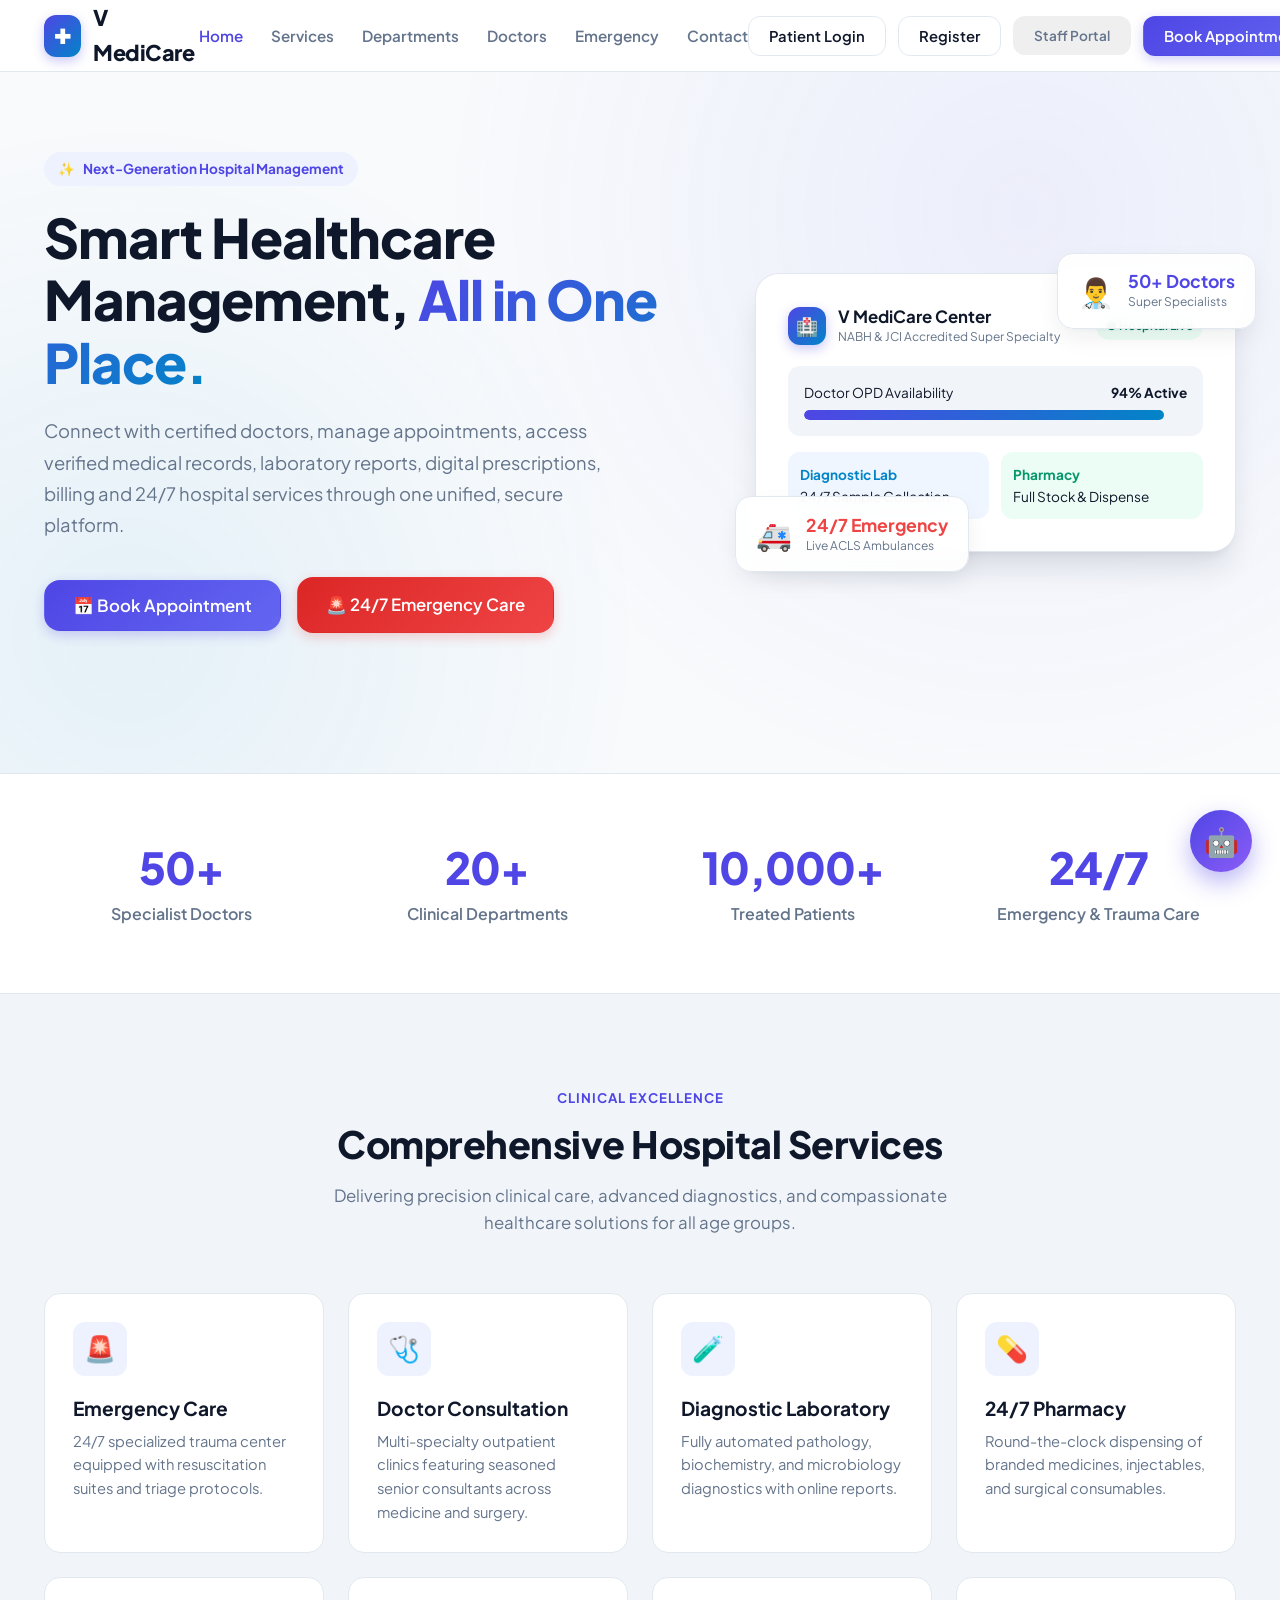
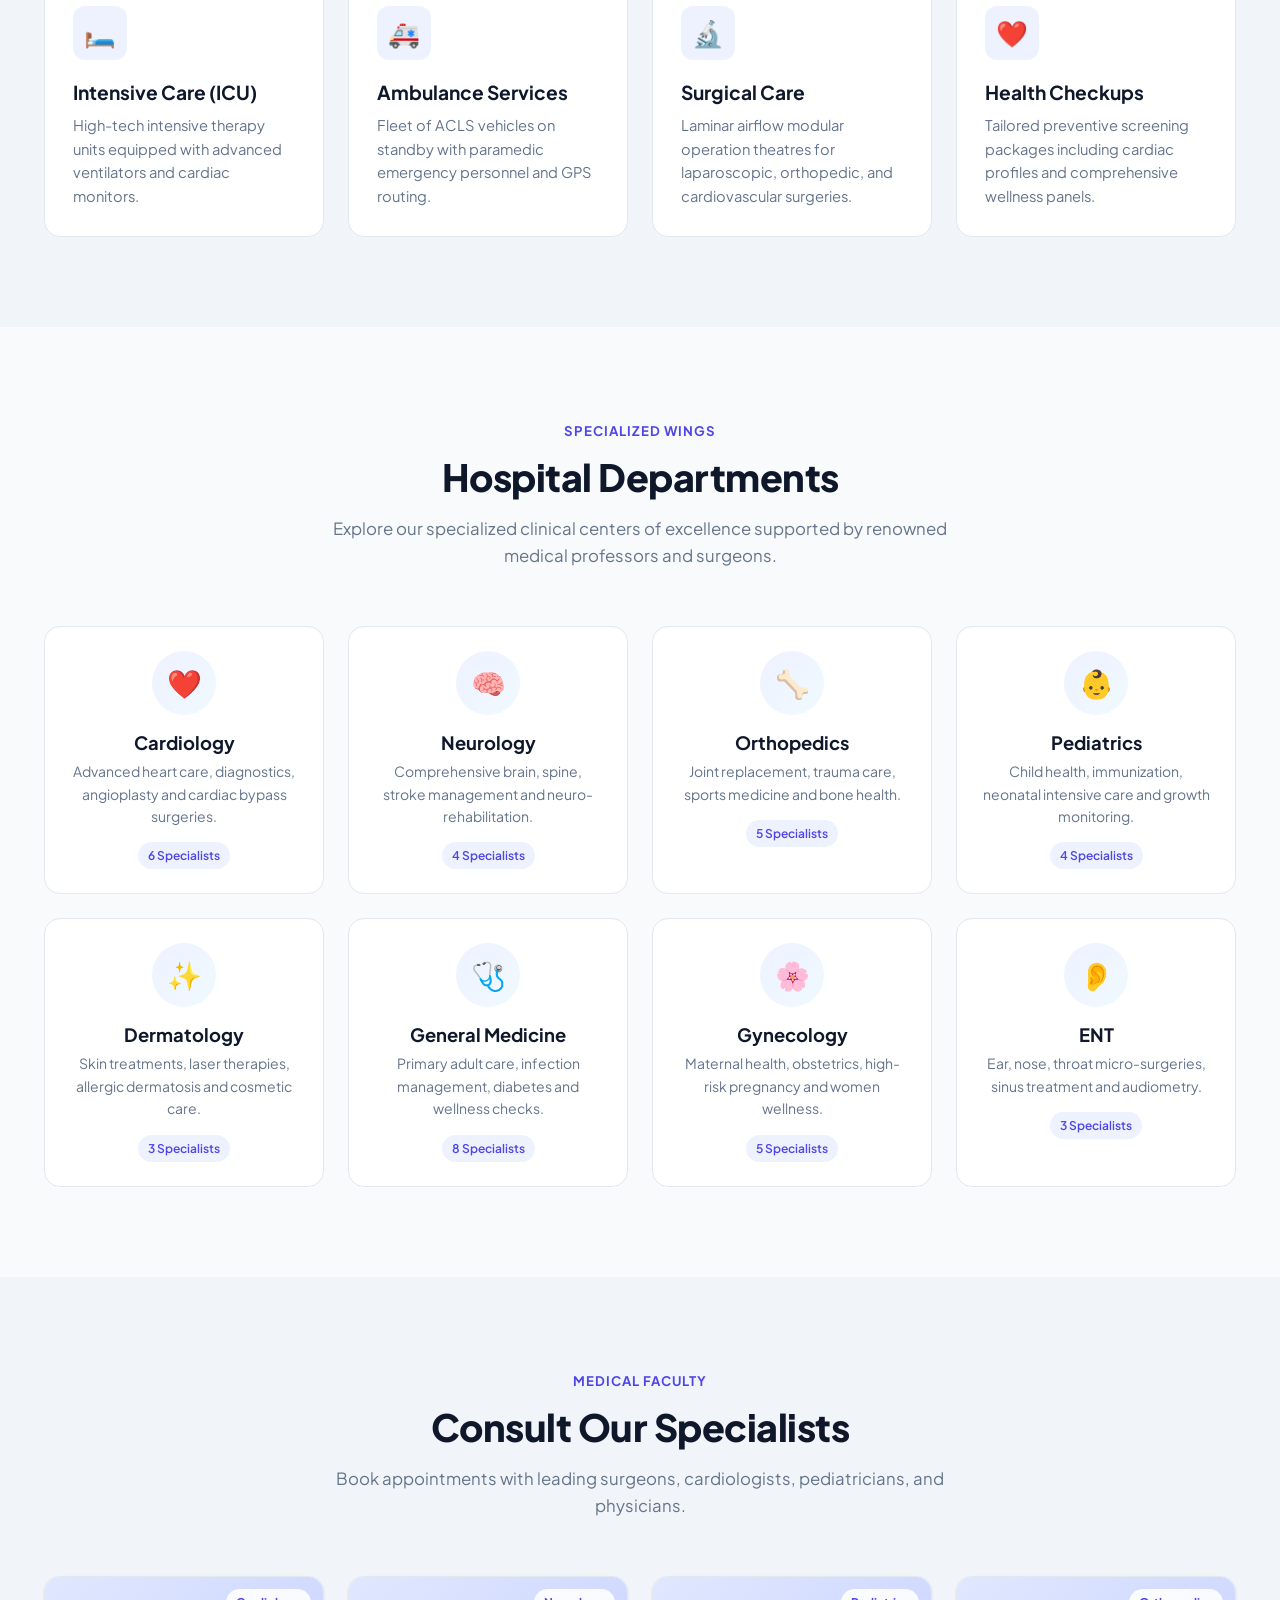
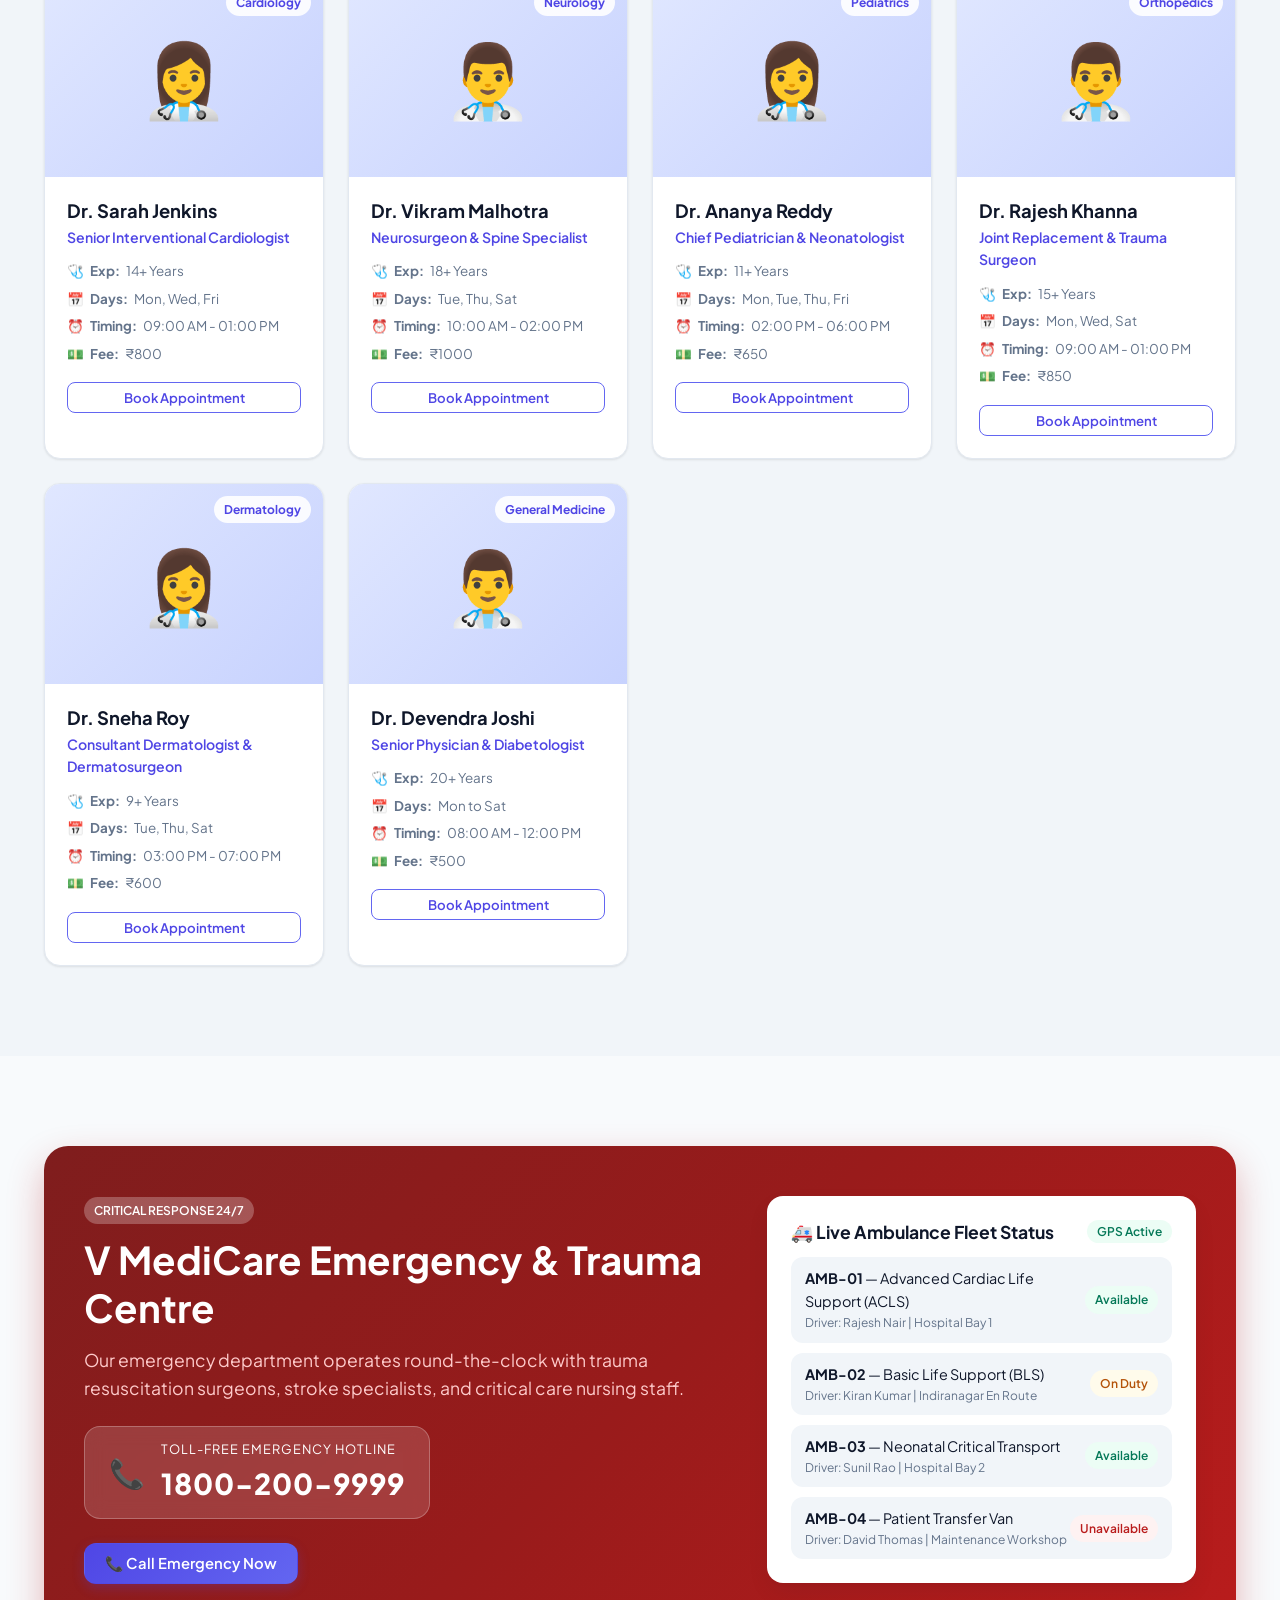
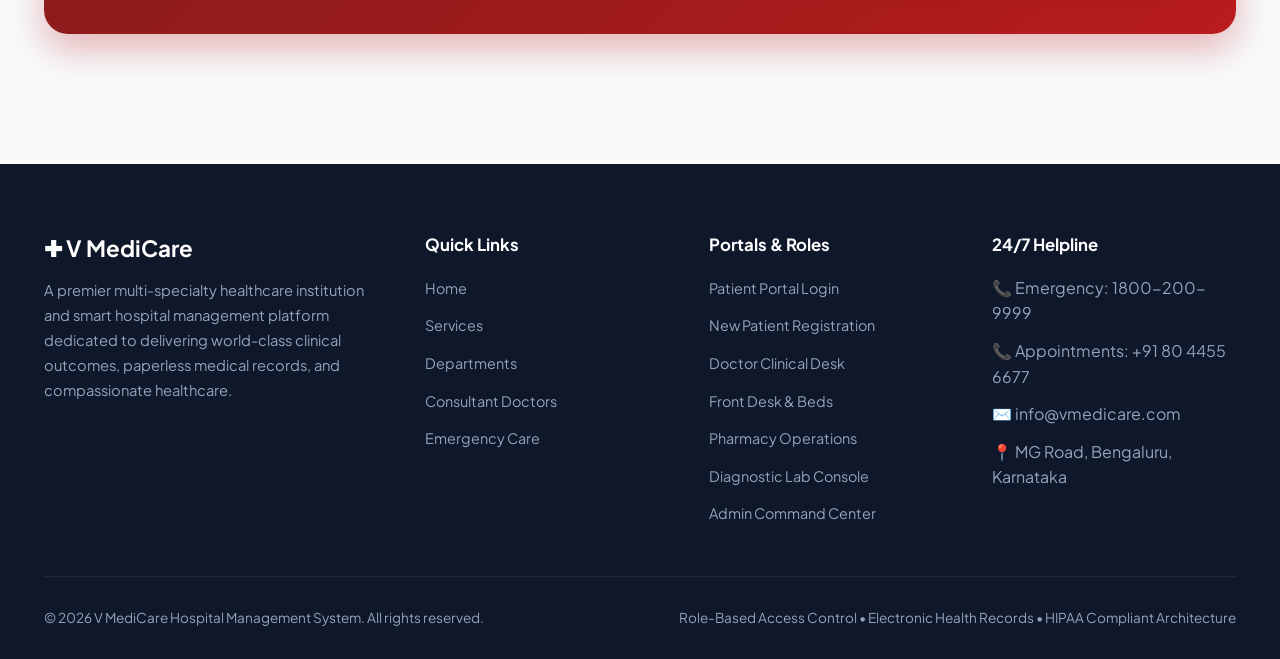
<file: complete web.html>
<!DOCTYPE html>
<html lang="en">

<head>
  <meta charset="UTF-8">
  <meta name="viewport" content="width=device-width, initial-scale=1.0">
  <title>V MediCare — Smart Healthcare Management Platform</title>
  <meta name="description"
    content="V MediCare is an advanced full-stack hospital management system featuring role-based dashboards, appointment booking, medical records, laboratory diagnostic tracking, digital pharmacy, bed occupancy, and AI health assistance.">
  <link rel="stylesheet" href="styles.css">
</head>

<body>

  <!-- Toast Notification Hub -->
  <div id="toast-container" class="toast-container"></div>

  <!-- PUBLIC LANDING PAGE VIEW -->
  <div id="landing-view">
    <header class="landing-nav">
      <div class="container nav-wrapper">
        <a href="#home" class="brand-logo">
          <div class="brand-icon">✚</div>
          <div>V MediCare</div>
        </a>

        <ul class="nav-links">
          <li><a href="#home" class="active">Home</a></li>
          <li><a href="#services">Services</a></li>
          <li><a href="#departments">Departments</a></li>
          <li><a href="#doctors">Doctors</a></li>
          <li><a href="#emergency">Emergency</a></li>
          <li><a href="#contact">Contact</a></li>
        </ul>

        <div class="nav-actions">
          <button class="btn btn-outline" onclick="app.openPatientLoginModal()">Patient Login</button>
          <button class="btn btn-outline" onclick="app.openRegisterModal()">Register</button>
          <button class="btn btn-ghost" style="color:var(--text-muted); font-size:0.85rem;"
            onclick="app.openLoginModal('doctor')">Staff Portal</button>
          <button class="btn btn-primary" onclick="app.openBookingWizard()">Book Appointment</button>
        </div>
      </div>
    </header>

    <!-- Hero Section -->
    <section id="home" class="hero-section">
      <div class="container hero-grid">
        <div class="hero-content">
          <div class="hero-badge">
            <span>✨</span> Next-Generation Hospital Management
          </div>
          <h1>Smart Healthcare Management, <span>All in One Place.</span></h1>
          <p>
            Connect with certified doctors, manage appointments, access verified medical records, laboratory reports,
            digital prescriptions, billing and 24/7 hospital services through one unified, secure platform.
          </p>
          <div class="hero-buttons">
            <button class="btn btn-primary btn-lg" onclick="app.openBookingWizard()">📅 Book Appointment</button>
            <a href="#emergency" class="btn btn-danger btn-lg">🚨 24/7 Emergency Care</a>
          </div>
        </div>

        <div class="hero-visual">
          <div class="hero-main-card">
            <div style="display:flex; justify-content:space-between; align-items:center; margin-bottom:20px;">
              <div style="display:flex; align-items:center; gap:12px;">
                <div class="brand-icon" style="width:38px; height:38px; font-size:1.1rem;">🏥</div>
                <div>
                  <h4 style="font-size:1.05rem;">V MediCare Center</h4>
                  <p style="font-size:0.75rem; color:var(--text-muted);">NABH & JCI Accredited Super Specialty</p>
                </div>
              </div>
              <span class="badge badge-success">● Hospital Live</span>
            </div>
            <div style="background:var(--bg-subtle); padding:16px; border-radius:var(--radius-md); margin-bottom:16px;">
              <div style="display:flex; justify-content:space-between; font-size:0.85rem; margin-bottom:6px;">
                <span>Doctor OPD Availability</span>
                <b>94% Active</b>
              </div>
              <div class="bed-progress-bar" style="margin:0;">
                <div class="bed-progress-fill" style="width: 94%;"></div>
              </div>
            </div>
            <div style="display:grid; grid-template-columns: 1fr 1fr; gap:12px; font-size:0.85rem;">
              <div style="background:#eff6ff; padding:12px; border-radius:var(--radius-md);">
                <div style="color:var(--secondary); font-weight:700;">Diagnostic Lab</div>
                <div>24/7 Sample Collection</div>
              </div>
              <div style="background:#ecfdf5; padding:12px; border-radius:var(--radius-md);">
                <div style="color:#059669; font-weight:700;">Pharmacy</div>
                <div>Full Stock & Dispense</div>
              </div>
            </div>
          </div>

          <div class="floating-stat-card top-right">
            <div style="font-size:1.8rem;">👨‍⚕️</div>
            <div>
              <h5 style="font-size:1.1rem; color:var(--primary);">50+ Doctors</h5>
              <p style="font-size:0.75rem; color:var(--text-muted);">Super Specialists</p>
            </div>
          </div>

          <div class="floating-stat-card bottom-left">
            <div style="font-size:1.8rem;">🚑</div>
            <div>
              <h5 style="font-size:1.1rem; color:var(--danger);">24/7 Emergency</h5>
              <p style="font-size:0.75rem; color:var(--text-muted);">Live ACLS Ambulances</p>
            </div>
          </div>
        </div>
      </div>
    </section>

    <!-- Statistics Section -->
    <section class="stats-section">
      <div class="container stats-grid">
        <div class="stat-item">
          <h3>50+</h3>
          <p>Specialist Doctors</p>
        </div>
        <div class="stat-item">
          <h3>20+</h3>
          <p>Clinical Departments</p>
        </div>
        <div class="stat-item">
          <h3>10,000+</h3>
          <p>Treated Patients</p>
        </div>
        <div class="stat-item">
          <h3>24/7</h3>
          <p>Emergency & Trauma Care</p>
        </div>
      </div>
    </section>

    <!-- Services Section -->
    <section id="services" class="section section-alt">
      <div class="container">
        <div class="section-header">
          <span class="section-tag">Clinical Excellence</span>
          <h2 class="section-title">Comprehensive Hospital Services</h2>
          <p class="section-subtitle">Delivering precision clinical care, advanced diagnostics, and compassionate
            healthcare solutions for all age groups.</p>
        </div>
        <div class="services-grid">
          <div class="service-card">
            <div class="service-icon">🚨</div>
            <h4>Emergency Care</h4>
            <p>24/7 specialized trauma center equipped with resuscitation suites and triage protocols.</p>
          </div>
          <div class="service-card">
            <div class="service-icon">🩺</div>
            <h4>Doctor Consultation</h4>
            <p>Multi-specialty outpatient clinics featuring seasoned senior consultants across medicine and surgery.</p>
          </div>
          <div class="service-card">
            <div class="service-icon">🧪</div>
            <h4>Diagnostic Laboratory</h4>
            <p>Fully automated pathology, biochemistry, and microbiology diagnostics with online reports.</p>
          </div>
          <div class="service-card">
            <div class="service-icon">💊</div>
            <h4>24/7 Pharmacy</h4>
            <p>Round-the-clock dispensing of branded medicines, injectables, and surgical consumables.</p>
          </div>
          <div class="service-card">
            <div class="service-icon">🛏️</div>
            <h4>Intensive Care (ICU)</h4>
            <p>High-tech intensive therapy units equipped with advanced ventilators and cardiac monitors.</p>
          </div>
          <div class="service-card">
            <div class="service-icon">🚑</div>
            <h4>Ambulance Services</h4>
            <p>Fleet of ACLS vehicles on standby with paramedic emergency personnel and GPS routing.</p>
          </div>
          <div class="service-card">
            <div class="service-icon">🔬</div>
            <h4>Surgical Care</h4>
            <p>Laminar airflow modular operation theatres for laparoscopic, orthopedic, and cardiovascular surgeries.
            </p>
          </div>
          <div class="service-card">
            <div class="service-icon">❤️</div>
            <h4>Health Checkups</h4>
            <p>Tailored preventive screening packages including cardiac profiles and comprehensive wellness panels.</p>
          </div>
        </div>
      </div>
    </section>

    <!-- Departments Section -->
    <section id="departments" class="section">
      <div class="container">
        <div class="section-header">
          <span class="section-tag">Specialized Wings</span>
          <h2 class="section-title">Hospital Departments</h2>
          <p class="section-subtitle">Explore our specialized clinical centers of excellence supported by renowned
            medical professors and surgeons.</p>
        </div>
        <div id="departments-grid-target" class="dept-grid"></div>
      </div>
    </section>

    <!-- Doctors Section -->
    <section id="doctors" class="section section-alt">
      <div class="container">
        <div class="section-header">
          <span class="section-tag">Medical Faculty</span>
          <h2 class="section-title">Consult Our Specialists</h2>
          <p class="section-subtitle">Book appointments with leading surgeons, cardiologists, pediatricians, and
            physicians.</p>
        </div>
        <div id="doctors-grid-target" class="doctors-grid"></div>
      </div>
    </section>

    <!-- Emergency Section -->
    <section id="emergency" class="section">
      <div class="container">
        <div class="emergency-hub">
          <div class="emergency-hub-grid">
            <div>
              <span class="badge" style="background:rgba(255,255,255,0.25); color:#ffffff; margin-bottom:12px;">CRITICAL
                RESPONSE 24/7</span>
              <h2>V MediCare Emergency & Trauma Centre</h2>
              <p>Our emergency department operates round-the-clock with trauma resuscitation surgeons, stroke
                specialists, and critical care nursing staff.</p>
              <div class="emergency-hotline">
                <span style="font-size:1.8rem;">📞</span>
                <div>
                  <div style="font-size:0.8rem; text-transform:uppercase; letter-spacing:1px;">Toll-Free Emergency
                    Hotline</div>
                  <div class="number">1800-200-9999</div>
                </div>
              </div>
              <div>
                <button class="btn btn-primary"
                  onclick="alert('Connecting to V MediCare Dispatch Operator: 1800-200-9999')">📞 Call Emergency
                  Now</button>
              </div>
            </div>
            <div class="ambulance-tracker-card">
              <h4>
                <span>🚑 Live Ambulance Fleet Status</span>
                <span class="badge badge-success">GPS Active</span>
              </h4>
              <div id="ambulance-list-target" class="ambulance-status-list"></div>
            </div>
          </div>
        </div>
      </div>
    </section>

    <!-- Footer -->
    <footer id="contact" class="footer">
      <div class="container">
        <div class="footer-grid">
          <div class="footer-brand">
            <h3>✚ V MediCare</h3>
            <p>A premier multi-specialty healthcare institution and smart hospital management platform dedicated to
              delivering world-class clinical outcomes, paperless medical records, and compassionate healthcare.</p>
          </div>
          <div class="footer-col">
            <h4>Quick Links</h4>
            <ul class="footer-links">
              <li><a href="#home">Home</a></li>
              <li><a href="#services">Services</a></li>
              <li><a href="#departments">Departments</a></li>
              <li><a href="#doctors">Consultant Doctors</a></li>
              <li><a href="#emergency">Emergency Care</a></li>
            </ul>
          </div>
          <div class="footer-col">
            <h4>Portals & Roles</h4>
            <ul class="footer-links">
              <li><a href="javascript:void(0)" onclick="app.openPatientLoginModal()">Patient Portal Login</a></li>
              <li><a href="javascript:void(0)" onclick="app.openRegisterModal()">New Patient Registration</a></li>
              <li><a href="javascript:void(0)" onclick="app.openLoginModal('doctor')">Doctor Clinical Desk</a></li>
              <li><a href="javascript:void(0)" onclick="app.openLoginModal('receptionist')">Front Desk & Beds</a></li>
              <li><a href="javascript:void(0)" onclick="app.openLoginModal('pharmacist')">Pharmacy Operations</a></li>
              <li><a href="javascript:void(0)" onclick="app.openLoginModal('labtech')">Diagnostic Lab Console</a></li>
              <li><a href="javascript:void(0)" onclick="app.openLoginModal('admin')">Admin Command Center</a></li>
            </ul>
          </div>
          <div class="footer-col">
            <h4>24/7 Helpline</h4>
            <ul class="footer-links">
              <li>📞 Emergency: 1800-200-9999</li>
              <li>📞 Appointments: +91 80 4455 6677</li>
              <li>✉️ info@vmedicare.com</li>
              <li>📍 MG Road, Bengaluru, Karnataka</li>
            </ul>
          </div>
        </div>
        <div class="footer-bottom">
          <div>© 2026 V MediCare Hospital Management System. All rights reserved.</div>
          <div>Role-Based Access Control • Electronic Health Records • HIPAA Compliant Architecture</div>
        </div>
      </div>
    </footer>
  </div>

  <!-- AUTHENTICATED DASHBOARD APPLICATION -->
  <div id="dashboard-app" class="dashboard-app">
    <aside class="dash-sidebar">
      <div class="dash-sidebar-header">
        <div class="brand-icon" style="width:34px; height:34px; font-size:1rem;">✚</div>
        <div style="font-weight:800; font-size:1.2rem; color:var(--text-main);">V MediCare</div>
      </div>
      <div class="user-badge-role">
        <div id="dash-user-avatar" class="user-avatar-circle">U</div>
        <div class="user-info-text">
          <h5 id="dash-user-name">User Name</h5>
          <p id="dash-user-role">Role (ID)</p>
        </div>
      </div>
      <ul id="sidebar-menu-target" class="sidebar-nav"></ul>
      <div class="sidebar-footer">
        <button class="btn btn-outline btn-sm" style="width:100%;" onclick="app.logout()">🚪 Sign Out</button>
      </div>
    </aside>

    <div class="dash-main">
      <header class="dash-topbar">
        <div class="dash-title-area">
          <h2 id="dash-header-title">Hospital Portal</h2>
          <p id="dash-header-sub">Role-Based Medical Operations & Clinical Workflow</p>
        </div>
        <div class="dash-topbar-actions">
          <button class="btn btn-outline btn-sm" onclick="app.openSimulatedEmailModal()"
            title="View Sent Transactional Emails">✉️ Email Logs</button>
          <button class="icon-btn" onclick="app.openSimulatedEmailModal()" title="Notifications">🔔<span
              id="dash-unread-badge" class="notification-badge-count">2</span></button>
          <button class="btn btn-outline-primary btn-sm" onclick="app.logout()">Home Page</button>
        </div>
      </header>
      <main class="dash-content">
        <div id="dash-content-target"></div>
      </main>
    </div>
  </div>

  <!-- V MEDICARE AI ASSISTANT WIDGET -->
  <button id="ai-fab-btn" class="ai-fab" title="Chat with V MediCare AI Assistant">🤖</button>
  <div id="ai-chat-window" class="ai-chat-window">
    <div class="ai-chat-header">
      <div class="ai-header-info">
        <div class="ai-avatar">🤖</div>
        <div>
          <h5 style="font-size:0.95rem;">V MediCare Assistant</h5>
          <p style="font-size:0.72rem; opacity:0.9;">Hospital AI Guide</p>
        </div>
      </div>
      <button class="modal-close-btn" style="color:#ffffff;"
        onclick="document.getElementById('ai-chat-window').classList.remove('active')">✕</button>
    </div>
    <div class="ai-disclaimer">
      ⚠️ <b>Medical Disclaimer:</b> This assistant provides hospital information only and does not diagnose conditions
      or replace professional medical advice.
    </div>
    <div id="ai-messages-target" class="ai-messages-area">
      <div class="ai-bubble bot">Hello! I am your <b>V MediCare Assistant</b>. How can I help you today? You can ask me
        about finding doctors, booking appointments, emergency numbers, or hospital timings.</div>
    </div>
    <div class="ai-quick-prompts">
      <button class="ai-prompt-btn" onclick="app.askAIPreset('How do I book an appointment?')">Book Appt</button>
      <button class="ai-prompt-btn" onclick="app.askAIPreset('What is the emergency contact?')">Emergency</button>
      <button class="ai-prompt-btn" onclick="app.askAIPreset('Tell me about Cardiology')">Cardiology</button>
      <button class="ai-prompt-btn" onclick="app.askAIPreset('What are the hospital timings?')">Visiting Hours</button>
    </div>
    <div class="ai-chat-input-area">
      <input type="text" id="ai-user-msg" class="form-control" placeholder="Ask a question..."
        style="font-size:0.85rem;">
      <button id="ai-send-btn" class="btn btn-primary btn-sm">Send</button>
    </div>
  </div>

  <!-- ALL MODALS INCLUDED -->
  <!-- 0. Dedicated Patient Login Modal -->
  <div id="patient-login-modal" class="modal-overlay">
    <div class="modal-container">
      <div class="modal-header">
        <div>
          <h3 class="modal-title">👤 Patient Portal Login</h3>
          <p style="font-size:0.8rem; color:var(--text-muted); margin-top:3px;">Access your personal health records,
            appointments & prescriptions</p>
        </div>
        <button class="modal-close-btn" onclick="app.closeAllModals()">✕</button>
      </div>
      <div class="modal-body">
        <div class="demo-shortcut-banner">
          <div><b>⚡ Quick Demo:</b> <code>PAT20260001</code> / <code>patient@vmedicare.com</code></div>
          <button type="button" class="btn btn-outline-primary btn-sm"
            onclick="app.populateDemoPatientCredentials()">Auto Fill</button>
        </div>

        <div id="patient-login-error" class="auth-alert-box danger" style="display:none;"></div>

        <form onsubmit="event.preventDefault(); app.handlePatientLoginSubmit(this);">
          <div class="form-group">
            <label class="form-label">Registered Patient Email</label>
            <input type="email" id="pat-login-email" name="email" class="form-control" required
              placeholder="e.g. patient@vmedicare.com">
          </div>

          <div class="form-group">
            <label class="form-label">Patient ID</label>
            <input type="text" id="pat-login-id" name="patient_id" class="form-control" required
              placeholder="e.g. PAT20260001" style="text-transform:uppercase; letter-spacing:0.5px;">
            <small style="color:var(--text-muted); font-size:0.75rem;">Generated during registration (Format:
              PAT2026xxxx)</small>
          </div>

          <div class="form-group">
            <label class="form-label">Password</label>
            <input type="password" id="pat-login-password" name="password" class="form-control" required
              placeholder="••••••••">
          </div>

          <div
            style="display:flex; justify-content:space-between; align-items:center; margin-bottom:18px; font-size:0.85rem;">
            <label><input type="checkbox" id="pat-remember-me" checked> Remember Me</label>
            <a href="javascript:void(0)" onclick="app.forgotPasswordPrompt()">Forgot Password?</a>
          </div>

          <button type="submit" class="btn btn-primary btn-lg" style="width:100%;">
            Login as Patient
          </button>
        </form>

        <div
          style="text-align:center; margin-top:18px; padding-top:14px; border-top:1px solid var(--border-light); font-size:0.88rem;">
          <div>New Patient? <a href="javascript:void(0)" onclick="app.openRegisterModal()"
              style="font-weight:700;">Register Now</a></div>
          <div style="margin-top:6px; font-size:0.8rem; color:var(--text-muted);">Hospital Doctor or Staff? <a
              href="javascript:void(0)" onclick="app.openLoginModal('doctor')">Staff Portal Login</a></div>
        </div>
      </div>
    </div>
  </div>

  <!-- 1. Staff / Portal Login Modal with 1-Click Role Switcher -->
  <div id="login-modal" class="modal-overlay">
    <div class="modal-container">
      <div class="modal-header">
        <h3 class="modal-title">Hospital Staff Portal Login</h3>
        <button class="modal-close-btn" onclick="app.closeAllModals()">✕</button>
      </div>
      <div class="modal-body">
        <div class="demo-role-selector">
          <p>⚡ 1-Click Staff Demo Login:</p>
          <div class="demo-pills">
            <button type="button" class="demo-pill" onclick="app.populateDemoCredentials('doctor')">👨‍⚕️
              Doctor</button>
            <button type="button" class="demo-pill" onclick="app.populateDemoCredentials('receptionist')">🏨
              Receptionist</button>
            <button type="button" class="demo-pill" onclick="app.populateDemoCredentials('pharmacist')">💊
              Pharmacist</button>
            <button type="button" class="demo-pill" onclick="app.populateDemoCredentials('labtech')">🧪 Lab
              Tech</button>
            <button type="button" class="demo-pill" onclick="app.populateDemoCredentials('admin')">🛡️ Admin</button>
          </div>
        </div>

        <form
          onsubmit="event.preventDefault(); app.loginUser(document.getElementById('login-email').value, document.getElementById('login-password').value);">
          <div class="form-group">
            <label class="form-label">Staff Email Address</label>
            <input type="email" id="login-email" class="form-control" required placeholder="doctor@vmedicare.com">
          </div>

          <div class="form-group">
            <label class="form-label">Password</label>
            <input type="password" id="login-password" class="form-control" required placeholder="••••••••">
          </div>

          <div
            style="display:flex; justify-content:space-between; align-items:center; margin-bottom:18px; font-size:0.85rem;">
            <label><input type="checkbox" checked> Remember Me</label>
            <a href="javascript:void(0)"
              onclick="alert('Password reset instructions sent to staff administrator.')">Forgot Password?</a>
          </div>

          <button type="submit" class="btn btn-primary btn-lg" style="width:100%;">
            Staff Sign In
          </button>
        </form>

        <div style="text-align:center; margin-top:16px; font-size:0.88rem;">
          Looking for Patient Services?
          <a href="javascript:void(0)" onclick="app.openPatientLoginModal()" style="font-weight:700;">Patient Login</a>
        </div>
      </div>
    </div>
  </div>

  <!-- 2. Appointment Authentication Prompt Modal -->
  <div id="apt-auth-prompt-modal" class="modal-overlay">
    <div class="modal-container" style="text-align:center;">
      <div class="modal-header">
        <h3 class="modal-title">Doctor Consultation Booking</h3>
        <button class="modal-close-btn" onclick="app.closeAllModals()">✕</button>
      </div>
      <div class="modal-body" style="padding:32px 24px;">
        <div style="font-size:3rem; margin-bottom:14px;">🔐</div>
        <h3 style="font-size:1.35rem; color:var(--text-main); margin-bottom:8px;">Patient Verification Required</h3>
        <p style="color:var(--text-muted); font-size:0.95rem; margin-bottom:24px; line-height:1.5;">
          Please login or register as a patient before booking an appointment.
        </p>

        <div style="display:flex; flex-direction:column; gap:12px;">
          <button class="btn btn-primary btn-lg" style="width:100%;" onclick="app.openPatientLoginModal()">
            👤 Patient Login
          </button>
          <button class="btn btn-outline btn-lg" style="width:100%;" onclick="app.openRegisterModal()">
            📝 New Patient Registration
          </button>
        </div>
      </div>
    </div>
  </div>

  <!-- 3. Dedicated Patient Registration Modal -->
  <div id="register-modal" class="modal-overlay">
    <div class="modal-container modal-lg">
      <div class="modal-header">
        <div>
          <h3 class="modal-title">New Patient Registration</h3>
          <p style="font-size:0.8rem; color:var(--text-muted); margin-top:2px;">Create your permanent V MediCare
            clinical record and Patient ID</p>
        </div>
        <button class="modal-close-btn" onclick="app.closeAllModals()">✕</button>
      </div>
      <div class="modal-body">
        <div id="patient-reg-error" class="auth-alert-box danger" style="display:none;"></div>

        <form id="patient-registration-form" onsubmit="event.preventDefault(); app.handlePatientRegisterSubmit(this);">
          <div class="form-row">
            <div class="form-group">
              <label class="form-label">Full Name *</label>
              <input type="text" name="reg_name" class="form-control" required placeholder="e.g. Rahul Kumar">
            </div>
            <div class="form-group">
              <label class="form-label">Email Address *</label>
              <input type="email" name="reg_email" class="form-control" required placeholder="rahul@example.com">
            </div>
          </div>

          <div class="form-row-3">
            <div class="form-group">
              <label class="form-label">Date of Birth *</label>
              <input type="date" name="reg_dob" class="form-control" required max="2026-09-13">
            </div>
            <div class="form-group">
              <label class="form-label">Gender *</label>
              <select name="reg_gender" class="form-control" required>
                <option value="Male">Male</option>
                <option value="Female">Female</option>
                <option value="Other">Other</option>
              </select>
            </div>
            <div class="form-group">
              <label class="form-label">Blood Group *</label>
              <select name="reg_blood" class="form-control" required>
                <option value="A+">A+</option>
                <option value="A-">A-</option>
                <option value="B+">B+</option>
                <option value="B-">B-</option>
                <option value="O+">O+</option>
                <option value="O-">O-</option>
                <option value="AB+">AB+</option>
                <option value="AB-">AB-</option>
              </select>
            </div>
          </div>

          <div class="form-row">
            <div class="form-group">
              <label class="form-label">Phone Number *</label>
              <input type="tel" name="reg_phone" class="form-control" required placeholder="+91 98765 43210">
            </div>
            <div class="form-group">
              <label class="form-label">Emergency Contact Phone</label>
              <input type="tel" name="reg_emergency" class="form-control" placeholder="+91 98765 00000">
            </div>
          </div>

          <div class="form-group">
            <label class="form-label">Residential Address *</label>
            <input type="text" name="reg_address" class="form-control" required
              placeholder="Street address, City, State">
          </div>

          <div class="form-row">
            <div class="form-group">
              <label class="form-label">Create Password *</label>
              <input type="password" name="reg_password" class="form-control" required
                placeholder="Minimum 6 characters">
            </div>
            <div class="form-group">
              <label class="form-label">Confirm Password *</label>
              <input type="password" name="reg_confirm_password" class="form-control" required
                placeholder="Re-enter password">
            </div>
          </div>

          <button type="submit" class="btn btn-primary btn-lg" style="width:100%; margin-top:8px;">
            Register as Patient
          </button>
        </form>

        <div style="text-align:center; margin-top:16px; font-size:0.88rem;">
          Already have a Patient ID?
          <a href="javascript:void(0)" onclick="app.openPatientLoginModal()" style="font-weight:700;">Log In</a>
        </div>
      </div>
    </div>
  </div>

  <!-- 4. Dedicated Patient Registration Success Modal -->
  <div id="register-success-modal" class="modal-overlay">
    <div class="modal-container" style="text-align:center; max-width:540px;">
      <div class="modal-body" style="padding:40px 30px;">
        <div style="font-size:3.5rem; margin-bottom:12px;">🎉</div>
        <h3 style="font-size:1.6rem; color:#059669; margin-bottom:8px;">Registration Successful!</h3>
        <p style="color:var(--text-muted); margin-bottom:16px;">Welcome to V MediCare Healthcare System.</p>

        <div class="receipt-card">
          <div class="receipt-header">
            <span
              style="font-size:0.85rem; color:var(--text-muted); text-transform:uppercase; letter-spacing:0.5px;">Assigned
              Unique Patient ID</span>
            <div id="success-patient-id" class="receipt-id-badge">PAT20260002</div>
          </div>
          <div class="receipt-row">
            <span class="label">Patient Name:</span>
            <span class="value" id="success-patient-name">Rahul Kumar</span>
          </div>
          <div class="receipt-row">
            <span class="label">Patient Email:</span>
            <span class="value" id="success-patient-email">rahul@example.com</span>
          </div>
        </div>

        <div class="auth-alert-box info" style="text-align:left; margin-bottom:24px;">
          <span>ℹ️</span>
          <div>Your Patient ID has been generated successfully. Please keep your Patient ID and registered email safe.
            You will need them to log in.</div>
        </div>

        <div style="display:flex; gap:12px;">
          <button class="btn btn-primary btn-lg" style="flex:1;" onclick="app.goToPatientLoginFromSuccess()">
            Go to Patient Login
          </button>
          <button class="btn btn-outline btn-lg" style="flex:1;" onclick="app.closeAllModals()">
            Go to Home
          </button>
        </div>
      </div>
    </div>
  </div>

  <!-- 5. Dedicated Appointment Confirmation Modal -->
  <div id="apt-confirmation-modal" class="modal-overlay">
    <div class="modal-container" style="max-width:560px;">
      <div class="modal-body" style="padding:32px 28px; text-align:center;">
        <div style="font-size:3.2rem; margin-bottom:10px;">✅</div>
        <h3 style="font-size:1.55rem; color:#059669; margin-bottom:6px;">Appointment Booked Successfully!</h3>
        <p style="color:var(--text-muted); font-size:0.9rem; margin-bottom:18px;">Your outpatient clinical appointment
          has been confirmed with the hospital desk.</p>

        <div class="receipt-card">
          <div class="receipt-header">
            <span
              style="font-size:0.85rem; color:var(--text-muted); text-transform:uppercase; letter-spacing:0.5px;">Appointment
              ID</span>
            <div id="confirm-apt-id" class="receipt-id-badge">APT20260001</div>
          </div>
          <div class="receipt-row">
            <span class="label">Patient Name:</span>
            <span class="value" id="confirm-patient-name">-</span>
          </div>
          <div class="receipt-row">
            <span class="label">Patient ID:</span>
            <span class="value" id="confirm-patient-id">-</span>
          </div>
          <div class="receipt-row">
            <span class="label">Patient Email:</span>
            <span class="value" id="confirm-patient-email">-</span>
          </div>
          <div class="receipt-row">
            <span class="label">Doctor Name:</span>
            <span class="value" id="confirm-doctor-name">-</span>
          </div>
          <div class="receipt-row">
            <span class="label">Department:</span>
            <span class="value" id="confirm-department">-</span>
          </div>
          <div class="receipt-row">
            <span class="label">Appointment Date:</span>
            <span class="value" id="confirm-date">-</span>
          </div>
          <div class="receipt-row">
            <span class="label">Appointment Time:</span>
            <span class="value" id="confirm-time">-</span>
          </div>
          <div class="receipt-row">
            <span class="label">Appointment Status:</span>
            <span class="value"><span class="badge badge-success" id="confirm-status">Confirmed</span></span>
          </div>
        </div>

        <div style="display:flex; flex-direction:column; gap:10px; margin-top:20px;">
          <div style="display:flex; gap:10px;">
            <button class="btn btn-primary" style="flex:1;"
              onclick="app.closeAllModals(); app.switchView('my-appointments');">
              View My Appointments
            </button>
            <button class="btn btn-outline" style="flex:1;" onclick="app.closeAllModals(); app.switchView('overview');">
              Go to Patient Dashboard
            </button>
          </div>
          <button class="btn btn-outline-primary btn-sm"
            onclick="app.closeAllModals(); app.switchView('book-appointment');">
            Book Another Appointment
          </button>
        </div>
      </div>
    </div>
  </div>

  <!-- 6. Appointment Details Slip Modal -->
  <div id="apt-detail-modal" class="modal-overlay">
    <div class="modal-container">
      <div class="modal-header">
        <h3 class="modal-title">Appointment Consultation Slip</h3>
        <button class="modal-close-btn" onclick="app.closeAllModals()">✕</button>
      </div>
      <div class="modal-body printable-area" id="apt-detail-content"></div>
      <div class="modal-footer no-print">
        <button class="btn btn-primary" onclick="window.print()">🖨️ Print Slip</button>
        <button class="btn btn-outline" onclick="app.closeAllModals()">Close</button>
      </div>
    </div>
  </div>

  <!-- Remaining Modals -->
  <div id="medical-record-modal" class="modal-overlay">
    <div class="modal-container modal-lg">
      <div class="modal-header">
        <h3 class="modal-title">Clinical Record</h3><button class="modal-close-btn">✕</button>
      </div>
      <div class="modal-body">
        <form
          onsubmit="event.preventDefault(); app.addMedicalRecord({ patientId: this.m_pid.value, patientName: this.m_pname.value, diagnosis: this.m_diagnosis.value, symptoms: this.m_symptoms.value, treatmentPlan: this.m_plan.value, vitals: { bp: this.m_bp.value, pulse: this.m_pulse.value, temp: this.m_temp.value, weight: '70kg' }, notes: this.m_notes.value });">
          <div class="form-row">
            <div class="form-group"><label class="form-label">Patient ID</label><input type="text" name="m_pid"
                class="form-control" value="PAT20260001" required></div>
            <div class="form-group"><label class="form-label">Patient Name</label><input type="text" name="m_pname"
                class="form-control" value="Ramesh Patel" required></div>
          </div>
          <div class="form-row">
            <div class="form-group"><label class="form-label">BP</label><input type="text" name="m_bp"
                class="form-control" value="130/85"></div>
            <div class="form-group"><label class="form-label">Pulse</label><input type="text" name="m_pulse"
                class="form-control" value="76"></div>
          </div>
          <div class="form-group"><label class="form-label">Diagnosis</label><input type="text" name="m_diagnosis"
              class="form-control" required value="Mild Hypertension"></div>
          <div class="form-group"><label class="form-label">Treatment Plan</label><textarea name="m_plan"
              class="form-control" rows="2">Low sodium diet, brisk walking.</textarea></div>
          <div class="form-group"><label class="form-label">Clinical Notes</label><input type="text" name="m_notes"
              class="form-control" value="Follow-up in 2 weeks"></div><button type="submit" class="btn btn-primary"
            style="width:100%;">Save Record</button>
        </form>
      </div>
    </div>
  </div>

  <div id="prescription-modal" class="modal-overlay">
    <div class="modal-container modal-lg">
      <div class="modal-header">
        <h3 class="modal-title">Prescription</h3><button class="modal-close-btn">✕</button>
      </div>
      <div class="modal-body">
        <form
          onsubmit="event.preventDefault(); app.addPrescription({ patientId: document.getElementById('rx-patient-id').value, patientName: document.getElementById('rx-patient-name').value, diagnosis: this.rx_diag.value, items: [{ medicine: this.rx_m1.value, dosage: '1 Tab', frequency: 'Once daily', duration: '30 Days', instructions: 'After breakfast' }] });">
          <input type="hidden" id="rx-patient-id"><input type="hidden" id="rx-patient-name">
          <div class="form-group"><label class="form-label">Diagnosis</label><input type="text" name="rx_diag"
              class="form-control" value="Hypertension" required></div>
          <div class="form-group"><label class="form-label">Medicine</label><input type="text" name="rx_m1"
              class="form-control" value="Telmisartan 40mg" required></div><button type="submit" class="btn btn-primary"
            style="width:100%;">Issue Prescription</button>
        </form>
      </div>
    </div>
  </div>

  <div id="lab-order-modal" class="modal-overlay">
    <div class="modal-container">
      <div class="modal-header">
        <h3 class="modal-title">Order Lab Test</h3><button class="modal-close-btn">✕</button>
      </div>
      <div class="modal-body">
        <form
          onsubmit="event.preventDefault(); app.requestLabTest({ patientId: document.getElementById('lab-order-patient-id').value, patientName: document.getElementById('lab-order-patient-name').value, testType: this.lab_test_type.value, fee: 450 });">
          <input type="hidden" id="lab-order-patient-id"><input type="hidden" id="lab-order-patient-name">
          <div class="form-group"><label class="form-label">Test</label><select name="lab_test_type"
              class="form-control">
              <option value="Complete Blood Count (CBC)">Complete Blood Count (CBC)</option>
              <option value="Fasting Blood Sugar (FBS)">Fasting Blood Sugar (FBS)</option>
              <option value="12-Lead ECG">12-Lead ECG</option>
            </select></div><button type="submit" class="btn btn-primary" style="width:100%;">Send Lab Order</button>
        </form>
      </div>
    </div>
  </div>

  <div id="lab-result-modal" class="modal-overlay">
    <div class="modal-container">
      <div class="modal-header">
        <h3 class="modal-title">Enter Lab Findings</h3><button class="modal-close-btn">✕</button>
      </div>
      <div class="modal-body">
        <p id="lab-result-patient-info"></p>
        <form
          onsubmit="event.preventDefault(); app.completeLabTest(document.getElementById('lab-result-test-id').value, [{ parameter: 'Analyte Value', value: '120', unit: 'mg/dL', normalRange: '70-140', status: 'Normal' }], this.lab_findings.value);">
          <input type="hidden" id="lab-result-test-id">
          <div class="form-group"><label class="form-label">Findings</label><textarea name="lab_findings"
              class="form-control" required>Report verified by pathology specialist.</textarea></div><button
            type="submit" class="btn btn-primary" style="width:100%;">Publish Lab Report</button>
        </form>
      </div>
    </div>
  </div>

  <div id="lab-view-modal" class="modal-overlay">
    <div class="modal-container modal-lg">
      <div class="modal-header">
        <h3 class="modal-title">Laboratory Diagnostic Report</h3><button class="modal-close-btn">✕</button>
      </div>
      <div class="modal-body" id="lab-view-content"></div>
      <div class="modal-footer"><button class="btn btn-primary" onclick="window.print()">🖨️ Print
          Report</button><button class="btn btn-outline" onclick="app.closeAllModals()">Close</button></div>
    </div>
  </div>

  <div id="medicine-modal" class="modal-overlay">
    <div class="modal-container">
      <div class="modal-header">
        <h3 class="modal-title">Enroll Medicine</h3><button class="modal-close-btn">✕</button>
      </div>
      <div class="modal-body">
        <form
          onsubmit="event.preventDefault(); app.addOrUpdateMedicine({ name: this.med_name.value, category: this.med_cat.value, stock: Number(this.med_stock.value), minStock: Number(this.med_min.value), price: Number(this.med_price.value), expiry: this.med_expiry.value, supplier: this.med_sup.value });">
          <div class="form-group"><label class="form-label">Medicine Name</label><input type="text" name="med_name"
              class="form-control" required value="Amoxicillin 500mg"></div>
          <div class="form-row">
            <div class="form-group"><label class="form-label">Category</label><input type="text" name="med_cat"
                class="form-control" value="Antibiotics"></div>
            <div class="form-group"><label class="form-label">Supplier</label><input type="text" name="med_sup"
                class="form-control" value="Alkem Labs"></div>
          </div>
          <div class="form-row-3">
            <div class="form-group"><label class="form-label">Stock</label><input type="number" name="med_stock"
                class="form-control" value="100"></div>
            <div class="form-group"><label class="form-label">Min</label><input type="number" name="med_min"
                class="form-control" value="25"></div>
            <div class="form-group"><label class="form-label">Price (₹)</label><input type="number" name="med_price"
                class="form-control" value="80"></div>
          </div>
          <div class="form-group"><label class="form-label">Expiry</label><input type="month" name="med_expiry"
              class="form-control" value="2027-08"></div><button type="submit" class="btn btn-primary"
            style="width:100%;">Save Medicine</button>
        </form>
      </div>
    </div>
  </div>

  <div id="staff-modal" class="modal-overlay">
    <div class="modal-container">
      <div class="modal-header">
        <h3 class="modal-title">Enroll Staff Member</h3><button class="modal-close-btn">✕</button>
      </div>
      <div class="modal-body">
        <form
          onsubmit="event.preventDefault(); app.addStaffMember({ name: this.stf_name.value, email: this.stf_email.value, role: this.stf_role.value, department: this.stf_dept.value, phone: this.stf_phone.value, specialty: 'General', experience: '5 Years', fee: 600 });">
          <div class="form-row">
            <div class="form-group"><label class="form-label">Name</label><input type="text" name="stf_name"
                class="form-control" required placeholder="Full Name"></div>
            <div class="form-group"><label class="form-label">Role</label><select name="stf_role" class="form-control">
                <option value="doctor">Doctor</option>
                <option value="receptionist">Receptionist</option>
                <option value="pharmacist">Pharmacist</option>
                <option value="labtech">Lab Tech</option>
              </select></div>
          </div>
          <div class="form-row">
            <div class="form-group"><label class="form-label">Email</label><input type="email" name="stf_email"
                class="form-control" required placeholder="staff@vmedicare.com"></div>
            <div class="form-group"><label class="form-label">Department</label><input type="text" name="stf_dept"
                class="form-control" value="Cardiology"></div>
          </div>
          <div class="form-group"><label class="form-label">Phone</label><input type="text" name="stf_phone"
              class="form-control" placeholder="+91 98..."></div><button type="submit" class="btn btn-primary"
            style="width:100%;">Create Staff Account</button>
        </form>
      </div>
    </div>
  </div>

  <div id="bill-modal" class="modal-overlay">
    <div class="modal-container">
      <div class="modal-header">
        <h3 class="modal-title">Generate Invoice</h3><button class="modal-close-btn">✕</button>
      </div>
      <div class="modal-body">
        <form
          onsubmit="event.preventDefault(); app.createBill({ patientId: this.b_pid.value, patientName: this.b_pname.value, consultationFee: this.b_cons.value, roomCharges: 0, labCharges: 400, medicineCharges: 150, treatmentCharges: 0 });">
          <div class="form-row">
            <div class="form-group"><label class="form-label">Patient ID</label><input type="text" name="b_pid"
                class="form-control" value="PAT20260001"></div>
            <div class="form-group"><label class="form-label">Patient Name</label><input type="text" name="b_pname"
                class="form-control" value="Ramesh Patel"></div>
          </div>
          <div class="form-group"><label class="form-label">Consultation Fee (₹)</label><input type="number"
              name="b_cons" class="form-control" value="800"></div><button type="submit" class="btn btn-primary"
            style="width:100%;">Generate Bill</button>
        </form>
      </div>
    </div>
  </div>

  <div id="payment-modal" class="modal-overlay">
    <div class="modal-container">
      <div class="modal-header">
        <h3 class="modal-title">Pay Bill</h3><button class="modal-close-btn">✕</button>
      </div>
      <div class="modal-body"><input type="hidden" id="pay-bill-id">
        <div
          style="text-align:center; padding:16px; background:var(--primary-subtle); border-radius:var(--radius-md); margin-bottom:14px;">
          <div id="pay-bill-amount" style="font-size:2rem; font-weight:800; color:var(--primary);">₹0</div>
          <div id="pay-bill-patient">Patient</div>
        </div><button class="btn btn-success btn-lg" style="width:100%;"
          onclick="app.payBill(document.getElementById('pay-bill-id').value, 'Mock Online Payment')">Confirm Instant
          Payment</button>
      </div>
    </div>
  </div>

  <div id="invoice-modal" class="modal-overlay">
    <div class="modal-container modal-lg">
      <div class="modal-header no-print">
        <h3 class="modal-title">Tax Invoice</h3><button class="modal-close-btn">✕</button>
      </div>
      <div class="modal-body printable-area" id="invoice-print-area"></div>
      <div class="modal-footer no-print"><button class="btn btn-primary" onclick="window.print()">🖨️
          Print</button><button class="btn btn-outline" onclick="app.closeAllModals()">Close</button></div>
    </div>
  </div>

  <div id="email-hub-modal" class="modal-overlay">
    <div class="modal-container modal-lg">
      <div class="modal-header">
        <h3 class="modal-title">✉️ Transactional Email Dispatch Logs</h3><button class="modal-close-btn">✕</button>
      </div>
      <div class="modal-body">
        <div id="email-list-target"></div>
      </div>
    </div>
  </div>

  <script src="app.js"></script>
</body>

</html>
</file>
<file: styles.css>
/* ===================================================================
   V MediCare - Hospital Management System Design System
   Color Palette: Clean Medical White, Indigo (#6366f1), Medical Blue (#2563eb),
   Slate grays, Emerald success, Rose emergency, Amber warning.
   =================================================================== */

@import url('https://fonts.googleapis.com/css2?family=Plus+Jakarta+Sans:wght@300;400;500;600;700;800&family=Inter:wght@300;400;500;600;700&display=swap');

:root {
  --primary: #4f46e5;
  --primary-light: #6366f1;
  --primary-subtle: #eef2ff;
  --primary-hover: #4338ca;
  --secondary: #0284c7;
  --secondary-light: #38bdf8;
  --secondary-subtle: #f0f9ff;
  --accent: #8b5cf6;
  --success: #10b981;
  --success-subtle: #ecfdf5;
  --warning: #f59e0b;
  --warning-subtle: #fffbeb;
  --danger: #ef4444;
  --danger-subtle: #fef2f2;
  --bg-page: #f8fafc;
  --bg-surface: #ffffff;
  --bg-subtle: #f1f5f9;
  --text-main: #0f172a;
  --text-muted: #64748b;
  --text-light: #94a3b8;
  --border-light: #e2e8f0;
  --border-subtle: #f1f5f9;
  --radius-sm: 8px;
  --radius-md: 12px;
  --radius-lg: 16px;
  --radius-xl: 24px;
  --radius-full: 9999px;
  --shadow-sm: 0 1px 3px rgba(0, 0, 0, 0.06), 0 1px 2px rgba(0, 0, 0, 0.04);
  --shadow-md: 0 4px 6px -1px rgba(0, 0, 0, 0.07), 0 2px 4px -2px rgba(0, 0, 0, 0.05);
  --shadow-lg: 0 10px 25px -3px rgba(15, 23, 42, 0.08), 0 4px 6px -4px rgba(15, 23, 42, 0.04);
  --shadow-xl: 0 20px 30px -6px rgba(15, 23, 42, 0.12), 0 8px 10px -6px rgba(15, 23, 42, 0.06);
  --shadow-glow: 0 0 20px rgba(99, 102, 241, 0.25);
  --transition-fast: 0.15s ease;
  --transition-normal: 0.25s cubic-bezier(0.4, 0, 0.2, 1);
  --sidebar-width: 270px;
  --navbar-height: 72px;
}

* {
  margin: 0;
  padding: 0;
  box-sizing: border-box;
}

body {
  font-family: 'Plus Jakarta Sans', -apple-system, BlinkMacSystemFont, sans-serif;
  background-color: var(--bg-page);
  color: var(--text-main);
  line-height: 1.6;
  -webkit-font-smoothing: antialiased;
  overflow-x: hidden;
}

h1,
h2,
h3,
h4,
h5,
h6 {
  color: var(--text-main);
  font-weight: 700;
  line-height: 1.25;
}

a {
  color: var(--primary);
  text-decoration: none;
  transition: color var(--transition-fast);
}

a:hover {
  color: var(--primary-hover);
}

button,
input,
select,
textarea {
  font-family: inherit;
}

/* ===================================================================
   Utility Classes & Buttons
   =================================================================== */
.btn {
  display: inline-flex;
  align-items: center;
  justify-content: center;
  gap: 8px;
  font-size: 0.925rem;
  font-weight: 600;
  padding: 10px 20px;
  border-radius: var(--radius-md);
  border: 1px solid transparent;
  cursor: pointer;
  transition: all var(--transition-normal);
  text-decoration: none;
  white-space: nowrap;
}

.btn-primary {
  background: linear-gradient(135deg, var(--primary) 0%, var(--primary-light) 100%);
  color: #ffffff;
  box-shadow: 0 4px 12px rgba(79, 70, 229, 0.25);
}

.btn-primary:hover {
  background: linear-gradient(135deg, var(--primary-hover) 0%, var(--primary) 100%);
  box-shadow: 0 6px 16px rgba(79, 70, 229, 0.35);
  transform: translateY(-1px);
}

.btn-secondary {
  background: linear-gradient(135deg, var(--secondary) 0%, var(--secondary-light) 100%);
  color: #ffffff;
  box-shadow: 0 4px 12px rgba(2, 132, 199, 0.25);
}

.btn-secondary:hover {
  transform: translateY(-1px);
  box-shadow: 0 6px 16px rgba(2, 132, 199, 0.35);
}

.btn-outline {
  background: transparent;
  border-color: var(--border-light);
  color: var(--text-main);
}

.btn-outline:hover {
  background: var(--bg-subtle);
  border-color: var(--text-muted);
}

.btn-outline-primary {
  background: transparent;
  border-color: var(--primary-light);
  color: var(--primary);
}

.btn-outline-primary:hover {
  background: var(--primary-subtle);
}

.btn-danger {
  background: linear-gradient(135deg, #dc2626 0%, #ef4444 100%);
  color: #fff;
  box-shadow: 0 4px 12px rgba(239, 68, 68, 0.25);
}

.btn-danger:hover {
  background: #b91c1c;
  transform: translateY(-1px);
}

.btn-success {
  background: linear-gradient(135deg, #059669 0%, #10b981 100%);
  color: #fff;
}

.btn-success:hover {
  background: #047857;
}

.btn-sm {
  padding: 6px 12px;
  font-size: 0.825rem;
  border-radius: var(--radius-sm);
}

.btn-lg {
  padding: 14px 28px;
  font-size: 1.05rem;
  border-radius: var(--radius-lg);
}

.badge {
  display: inline-flex;
  align-items: center;
  gap: 4px;
  font-size: 0.75rem;
  font-weight: 600;
  padding: 4px 10px;
  border-radius: var(--radius-full);
}

.badge-primary {
  background: var(--primary-subtle);
  color: var(--primary);
}

.badge-secondary {
  background: var(--secondary-subtle);
  color: var(--secondary);
}

.badge-success {
  background: var(--success-subtle);
  color: #047857;
}

.badge-warning {
  background: var(--warning-subtle);
  color: #b45309;
}

.badge-danger {
  background: var(--danger-subtle);
  color: #b91c1c;
}

.badge-info {
  background: #eff6ff;
  color: #1d4ed8;
}

/* ===================================================================
   Public Landing Page Styles
   =================================================================== */
.landing-nav {
  position: sticky;
  top: 0;
  z-index: 100;
  background: rgba(255, 255, 255, 0.95);
  backdrop-filter: blur(12px);
  border-bottom: 1px solid var(--border-light);
  height: var(--navbar-height);
  display: flex;
  align-items: center;
}

.container {
  max-width: 1240px;
  margin: 0 auto;
  padding: 0 24px;
  width: 100%;
}

.nav-wrapper {
  display: flex;
  align-items: center;
  justify-content: space-between;
}

.brand-logo {
  display: flex;
  align-items: center;
  gap: 12px;
  text-decoration: none;
  color: var(--text-main);
  font-size: 1.35rem;
  font-weight: 800;
  letter-spacing: -0.5px;
}

.brand-icon {
  width: 42px;
  height: 42px;
  background: linear-gradient(135deg, var(--primary) 0%, var(--secondary) 100%);
  border-radius: var(--radius-md);
  display: flex;
  align-items: center;
  justify-content: center;
  color: #fff;
  font-size: 1.25rem;
  box-shadow: 0 4px 12px rgba(79, 70, 229, 0.3);
}

.nav-links {
  display: flex;
  align-items: center;
  gap: 28px;
  list-style: none;
}

.nav-links a {
  font-size: 0.95rem;
  font-weight: 600;
  color: var(--text-muted);
  transition: color var(--transition-fast);
}

.nav-links a:hover,
.nav-links a.active {
  color: var(--primary);
}

.nav-actions {
  display: flex;
  align-items: center;
  gap: 12px;
}

.mobile-menu-toggle {
  display: none;
  background: none;
  border: none;
  font-size: 1.5rem;
  color: var(--text-main);
  cursor: pointer;
}

/* Hero Section */
.hero-section {
  position: relative;
  padding: 80px 0 100px;
  background: radial-gradient(circle at 80% 20%, rgba(99, 102, 241, 0.08) 0%, transparent 50%),
    radial-gradient(circle at 10% 80%, rgba(2, 132, 199, 0.08) 0%, transparent 40%),
    var(--bg-page);
  overflow: hidden;
}

.hero-grid {
  display: grid;
  grid-template-columns: 1.15fr 0.85fr;
  align-items: center;
  gap: 60px;
}

.hero-content .hero-badge {
  display: inline-flex;
  align-items: center;
  gap: 8px;
  background: var(--primary-subtle);
  color: var(--primary);
  padding: 6px 14px;
  border-radius: var(--radius-full);
  font-size: 0.85rem;
  font-weight: 700;
  margin-bottom: 20px;
}

.hero-content h1 {
  font-size: 3.4rem;
  font-weight: 800;
  letter-spacing: -1px;
  line-height: 1.15;
  margin-bottom: 22px;
  color: #0f172a;
}

.hero-content h1 span {
  background: linear-gradient(135deg, var(--primary) 0%, var(--secondary) 100%);
  -webkit-background-clip: text;
  -webkit-text-fill-color: transparent;
}

.hero-content p {
  font-size: 1.15rem;
  color: var(--text-muted);
  line-height: 1.7;
  margin-bottom: 36px;
  max-width: 580px;
}

.hero-buttons {
  display: flex;
  align-items: center;
  gap: 16px;
  margin-bottom: 40px;
}

.hero-visual {
  position: relative;
}

.hero-main-card {
  background: var(--bg-surface);
  border-radius: var(--radius-xl);
  padding: 32px;
  box-shadow: var(--shadow-xl);
  border: 1px solid var(--border-light);
  position: relative;
  z-index: 2;
}

.floating-stat-card {
  position: absolute;
  background: rgba(255, 255, 255, 0.92);
  backdrop-filter: blur(10px);
  border: 1px solid var(--border-light);
  border-radius: var(--radius-lg);
  padding: 14px 20px;
  box-shadow: var(--shadow-lg);
  display: flex;
  align-items: center;
  gap: 14px;
  z-index: 3;
  animation: float 4s ease-in-out infinite;
}

.floating-stat-card.top-right {
  top: -20px;
  right: -20px;
  animation-delay: 0s;
}

.floating-stat-card.bottom-left {
  bottom: -20px;
  left: -20px;
  animation-delay: 2s;
}

@keyframes float {

  0%,
  100% {
    transform: translateY(0px);
  }

  50% {
    transform: translateY(-8px);
  }
}

/* Statistics Section */
.stats-section {
  padding: 50px 0;
  background: #ffffff;
  border-top: 1px solid var(--border-light);
  border-bottom: 1px solid var(--border-light);
}

.stats-grid {
  display: grid;
  grid-template-columns: repeat(4, 1fr);
  gap: 30px;
}

.stat-item {
  text-align: center;
  padding: 16px;
}

.stat-item h3 {
  font-size: 2.75rem;
  font-weight: 800;
  color: var(--primary);
  margin-bottom: 6px;
  letter-spacing: -1px;
}

.stat-item p {
  color: var(--text-muted);
  font-weight: 600;
  font-size: 1rem;
}

/* Section Common */
.section {
  padding: 90px 0;
}

.section-alt {
  background: var(--bg-subtle);
}

.section-header {
  text-align: center;
  max-width: 680px;
  margin: 0 auto 56px;
}

.section-tag {
  display: inline-block;
  font-size: 0.825rem;
  font-weight: 700;
  text-transform: uppercase;
  letter-spacing: 1px;
  color: var(--primary);
  margin-bottom: 12px;
}

.section-title {
  font-size: 2.35rem;
  font-weight: 800;
  letter-spacing: -0.5px;
  margin-bottom: 16px;
}

.section-subtitle {
  color: var(--text-muted);
  font-size: 1.05rem;
}

/* Cards Grids */
.services-grid {
  display: grid;
  grid-template-columns: repeat(4, 1fr);
  gap: 24px;
}

.service-card {
  background: var(--bg-surface);
  border: 1px solid var(--border-light);
  border-radius: var(--radius-lg);
  padding: 28px;
  transition: all var(--transition-normal);
  display: flex;
  flex-direction: column;
}

.service-card:hover {
  transform: translateY(-5px);
  box-shadow: var(--shadow-lg);
  border-color: var(--primary-light);
}

.service-icon {
  width: 54px;
  height: 54px;
  border-radius: var(--radius-md);
  background: var(--primary-subtle);
  color: var(--primary);
  display: flex;
  align-items: center;
  justify-content: center;
  font-size: 1.6rem;
  margin-bottom: 20px;
  transition: all var(--transition-fast);
}

.service-card:hover .service-icon {
  background: var(--primary);
  color: #ffffff;
}

.service-card h4 {
  font-size: 1.2rem;
  margin-bottom: 10px;
}

.service-card p {
  color: var(--text-muted);
  font-size: 0.92rem;
  line-height: 1.6;
}

/* Departments Grid */
.dept-grid {
  display: grid;
  grid-template-columns: repeat(4, 1fr);
  gap: 24px;
}

.dept-card {
  background: var(--bg-surface);
  border: 1px solid var(--border-light);
  border-radius: var(--radius-lg);
  padding: 24px;
  text-align: center;
  transition: all var(--transition-normal);
}

.dept-card:hover {
  border-color: var(--primary);
  box-shadow: var(--shadow-md);
  transform: translateY(-4px);
}

.dept-icon-wrapper {
  width: 64px;
  height: 64px;
  margin: 0 auto 16px;
  background: linear-gradient(135deg, var(--primary-subtle) 0%, var(--secondary-subtle) 100%);
  border-radius: 50%;
  display: flex;
  align-items: center;
  justify-content: center;
  font-size: 1.75rem;
  color: var(--primary);
}

.dept-card h4 {
  font-size: 1.15rem;
  margin-bottom: 6px;
}

.dept-card p {
  font-size: 0.875rem;
  color: var(--text-muted);
  margin-bottom: 14px;
}

/* Doctors Grid */
.doctors-grid {
  display: grid;
  grid-template-columns: repeat(4, 1fr);
  gap: 24px;
}

.doctor-card {
  background: var(--bg-surface);
  border: 1px solid var(--border-light);
  border-radius: var(--radius-lg);
  overflow: hidden;
  box-shadow: var(--shadow-sm);
  transition: all var(--transition-normal);
}

.doctor-card:hover {
  transform: translateY(-6px);
  box-shadow: var(--shadow-xl);
  border-color: var(--primary-light);
}

.doc-avatar-container {
  height: 200px;
  background: linear-gradient(135deg, #e0e7ff 0%, #c7d2fe 100%);
  display: flex;
  align-items: center;
  justify-content: center;
  font-size: 4.5rem;
  position: relative;
  overflow: hidden;
}

.doc-badge-dept {
  position: absolute;
  top: 12px;
  right: 12px;
  background: rgba(255, 255, 255, 0.9);
  color: var(--primary);
  font-size: 0.75rem;
  font-weight: 700;
  padding: 4px 10px;
  border-radius: var(--radius-full);
}

.doctor-info {
  padding: 22px;
}

.doctor-info h4 {
  font-size: 1.15rem;
  margin-bottom: 4px;
}

.doctor-info .specialty {
  color: var(--primary);
  font-weight: 600;
  font-size: 0.88rem;
  margin-bottom: 12px;
}

.doctor-meta {
  display: flex;
  flex-direction: column;
  gap: 6px;
  font-size: 0.84rem;
  color: var(--text-muted);
  margin-bottom: 18px;
}

.doctor-meta span {
  display: flex;
  align-items: center;
  gap: 6px;
}

/* Emergency Banner & Ambulance Hub */
.emergency-hub {
  background: linear-gradient(135deg, #7f1d1d 0%, #991b1b 50%, #b91c1c 100%);
  border-radius: var(--radius-xl);
  padding: 50px 40px;
  color: #ffffff;
  box-shadow: 0 16px 36px rgba(185, 28, 28, 0.3);
  margin-bottom: 40px;
}

.emergency-hub-grid {
  display: grid;
  grid-template-columns: 1.2fr 0.8fr;
  gap: 40px;
  align-items: center;
}

.emergency-hub h2 {
  color: #ffffff;
  font-size: 2.4rem;
  margin-bottom: 14px;
}

.emergency-hub p {
  color: #fecaca;
  font-size: 1.1rem;
  margin-bottom: 24px;
}

.emergency-hotline {
  display: inline-flex;
  align-items: center;
  gap: 16px;
  background: rgba(255, 255, 255, 0.15);
  backdrop-filter: blur(10px);
  padding: 12px 24px;
  border-radius: var(--radius-lg);
  border: 1px solid rgba(255, 255, 255, 0.25);
  margin-bottom: 24px;
}

.emergency-hotline .number {
  font-size: 1.8rem;
  font-weight: 800;
  letter-spacing: 1px;
}

.ambulance-tracker-card {
  background: #ffffff;
  border-radius: var(--radius-lg);
  padding: 24px;
  color: var(--text-main);
  box-shadow: var(--shadow-lg);
}

.ambulance-tracker-card h4 {
  font-size: 1.1rem;
  margin-bottom: 14px;
  display: flex;
  align-items: center;
  justify-content: space-between;
}

.ambulance-status-list {
  display: flex;
  flex-direction: column;
  gap: 10px;
}

.ambulance-item {
  display: flex;
  align-items: center;
  justify-content: space-between;
  padding: 10px 14px;
  border-radius: var(--radius-md);
  background: var(--bg-subtle);
  font-size: 0.9rem;
}

/* Footer */
.footer {
  background: #0f172a;
  color: #94a3b8;
  padding: 70px 0 30px;
}

.footer-grid {
  display: grid;
  grid-template-columns: 1.4fr repeat(3, 1fr);
  gap: 40px;
  margin-bottom: 50px;
}

.footer-brand h3 {
  color: #ffffff;
  font-size: 1.4rem;
  margin-bottom: 16px;
  display: flex;
  align-items: center;
  gap: 10px;
}

.footer-brand p {
  line-height: 1.7;
  margin-bottom: 20px;
  font-size: 0.92rem;
}

.footer-col h4 {
  color: #ffffff;
  font-size: 1.05rem;
  margin-bottom: 20px;
}

.footer-links {
  list-style: none;
  display: flex;
  flex-direction: column;
  gap: 12px;
}

.footer-links a {
  color: #94a3b8;
  font-size: 0.9rem;
  transition: color var(--transition-fast);
}

.footer-links a:hover {
  color: #ffffff;
}

.footer-bottom {
  padding-top: 30px;
  border-top: 1px solid #1e293b;
  display: flex;
  align-items: center;
  justify-content: space-between;
  font-size: 0.85rem;
}

/* ===================================================================
   MODAL SYSTEM (Dialogs, Wizards, Invoices)
   =================================================================== */
.modal-overlay {
  position: fixed;
  inset: 0;
  background: rgba(15, 23, 42, 0.6);
  backdrop-filter: blur(4px);
  z-index: 1000;
  display: flex;
  align-items: center;
  justify-content: center;
  padding: 20px;
  opacity: 0;
  visibility: hidden;
  transition: all var(--transition-normal);
}

.modal-overlay.active {
  opacity: 1;
  visibility: visible;
}

.modal-container {
  background: var(--bg-surface);
  border-radius: var(--radius-xl);
  box-shadow: var(--shadow-xl);
  max-width: 600px;
  width: 100%;
  max-height: 90vh;
  overflow-y: auto;
  transform: scale(0.95) translateY(10px);
  transition: transform var(--transition-normal);
  position: relative;
}

.modal-overlay.active .modal-container {
  transform: scale(1) translateY(0);
}

.modal-container.modal-lg {
  max-width: 850px;
}

.modal-container.modal-xl {
  max-width: 1050px;
}

.modal-header {
  padding: 20px 24px;
  border-bottom: 1px solid var(--border-light);
  display: flex;
  align-items: center;
  justify-content: space-between;
  position: sticky;
  top: 0;
  background: var(--bg-surface);
  z-index: 10;
}

.modal-title {
  font-size: 1.25rem;
  font-weight: 700;
}

.modal-close-btn {
  background: transparent;
  border: none;
  font-size: 1.35rem;
  color: var(--text-muted);
  cursor: pointer;
  padding: 6px;
  border-radius: var(--radius-sm);
  display: flex;
  align-items: center;
  justify-content: center;
}

.modal-close-btn:hover {
  background: var(--bg-subtle);
  color: var(--text-main);
}

.modal-body {
  padding: 24px;
}

.modal-footer {
  padding: 16px 24px;
  border-top: 1px solid var(--border-light);
  display: flex;
  align-items: center;
  justify-content: flex-end;
  gap: 12px;
  background: var(--bg-subtle);
  border-bottom-left-radius: var(--radius-xl);
  border-bottom-right-radius: var(--radius-xl);
}

/* Form Controls */
.form-group {
  margin-bottom: 18px;
}

.form-label {
  display: block;
  font-size: 0.875rem;
  font-weight: 600;
  margin-bottom: 6px;
  color: var(--text-main);
}

.form-control {
  width: 100%;
  padding: 10px 14px;
  border-radius: var(--radius-md);
  border: 1px solid var(--border-light);
  background: #ffffff;
  font-size: 0.925rem;
  color: var(--text-main);
  transition: all var(--transition-fast);
}

.form-control:focus {
  outline: none;
  border-color: var(--primary);
  box-shadow: 0 0 0 3px rgba(99, 102, 241, 0.15);
}

.form-row {
  display: grid;
  grid-template-columns: repeat(2, 1fr);
  gap: 16px;
}

.form-row-3 {
  display: grid;
  grid-template-columns: repeat(3, 1fr);
  gap: 14px;
}

/* Quick Role Selector for Demo */
.demo-role-selector {
  background: var(--primary-subtle);
  border: 1px dashed var(--primary-light);
  border-radius: var(--radius-md);
  padding: 14px;
  margin-bottom: 20px;
}

.demo-role-selector p {
  font-size: 0.8rem;
  font-weight: 700;
  color: var(--primary-hover);
  margin-bottom: 8px;
  text-transform: uppercase;
  letter-spacing: 0.5px;
}

.demo-pills {
  display: flex;
  flex-wrap: wrap;
  gap: 6px;
}

.demo-pill {
  padding: 5px 10px;
  font-size: 0.78rem;
  font-weight: 600;
  border-radius: var(--radius-full);
  border: 1px solid var(--primary-light);
  background: #ffffff;
  color: var(--primary);
  cursor: pointer;
  transition: all var(--transition-fast);
}

.demo-pill:hover {
  background: var(--primary);
  color: #ffffff;
}

/* ===================================================================
   DASHBOARD LAYOUT (Sidebars, Headers, Views)
   =================================================================== */
.dashboard-app {
  display: none;
  min-height: 100vh;
  background: var(--bg-page);
}

.dashboard-app.active {
  display: flex;
}

/* Sidebar */
.dash-sidebar {
  width: var(--sidebar-width);
  background: #ffffff;
  border-right: 1px solid var(--border-light);
  display: flex;
  flex-direction: column;
  height: 100vh;
  position: sticky;
  top: 0;
  z-index: 90;
}

.dash-sidebar-header {
  height: var(--navbar-height);
  padding: 0 20px;
  display: flex;
  align-items: center;
  gap: 10px;
  border-bottom: 1px solid var(--border-light);
}

.user-badge-role {
  padding: 16px 20px;
  border-bottom: 1px solid var(--border-light);
  background: var(--bg-subtle);
  display: flex;
  align-items: center;
  gap: 12px;
}

.user-avatar-circle {
  width: 44px;
  height: 44px;
  border-radius: 50%;
  background: linear-gradient(135deg, var(--primary) 0%, var(--secondary) 100%);
  color: #ffffff;
  display: flex;
  align-items: center;
  justify-content: center;
  font-weight: 700;
  font-size: 1.1rem;
}

.user-info-text h5 {
  font-size: 0.92rem;
  font-weight: 700;
  line-height: 1.2;
}

.user-info-text p {
  font-size: 0.78rem;
  color: var(--text-muted);
}

.sidebar-nav {
  flex: 1;
  overflow-y: auto;
  padding: 16px 12px;
  list-style: none;
  display: flex;
  flex-direction: column;
  gap: 4px;
}

.sidebar-item {
  display: flex;
  align-items: center;
  gap: 12px;
  padding: 10px 14px;
  border-radius: var(--radius-md);
  color: var(--text-muted);
  font-size: 0.92rem;
  font-weight: 600;
  cursor: pointer;
  transition: all var(--transition-fast);
  text-decoration: none;
}

.sidebar-item:hover {
  background: var(--bg-subtle);
  color: var(--primary);
}

.sidebar-item.active {
  background: var(--primary-subtle);
  color: var(--primary);
  font-weight: 700;
}

.sidebar-item .item-icon {
  font-size: 1.25rem;
}

.sidebar-footer {
  padding: 14px 16px;
  border-top: 1px solid var(--border-light);
}

/* Dashboard Main Content Area */
.dash-main {
  flex: 1;
  display: flex;
  flex-direction: column;
  min-width: 0;
  overflow-x: hidden;
}

.dash-topbar {
  height: var(--navbar-height);
  background: #ffffff;
  border-bottom: 1px solid var(--border-light);
  padding: 0 32px;
  display: flex;
  align-items: center;
  justify-content: space-between;
  position: sticky;
  top: 0;
  z-index: 80;
}

.dash-title-area h2 {
  font-size: 1.35rem;
  font-weight: 800;
}

.dash-title-area p {
  font-size: 0.85rem;
  color: var(--text-muted);
}

.dash-topbar-actions {
  display: flex;
  align-items: center;
  gap: 14px;
}

.icon-btn {
  width: 40px;
  height: 40px;
  border-radius: 50%;
  border: 1px solid var(--border-light);
  background: #ffffff;
  display: flex;
  align-items: center;
  justify-content: center;
  cursor: pointer;
  position: relative;
  font-size: 1.15rem;
  color: var(--text-muted);
  transition: all var(--transition-fast);
}

.icon-btn:hover {
  background: var(--bg-subtle);
  color: var(--primary);
}

.notification-badge-count {
  position: absolute;
  top: -2px;
  right: -2px;
  background: #ef4444;
  color: #fff;
  font-size: 0.68rem;
  font-weight: 700;
  width: 18px;
  height: 18px;
  border-radius: 50%;
  display: flex;
  align-items: center;
  justify-content: center;
  border: 2px solid #fff;
}

.dash-content {
  padding: 32px;
  flex: 1;
}

/* Metric Cards Grid */
.kpi-grid {
  display: grid;
  grid-template-columns: repeat(4, 1fr);
  gap: 20px;
  margin-bottom: 28px;
}

.kpi-card {
  background: #ffffff;
  border-radius: var(--radius-lg);
  padding: 22px;
  border: 1px solid var(--border-light);
  box-shadow: var(--shadow-sm);
  display: flex;
  align-items: center;
  justify-content: space-between;
  transition: all var(--transition-fast);
}

.kpi-card:hover {
  box-shadow: var(--shadow-md);
  transform: translateY(-2px);
}

.kpi-info p {
  font-size: 0.825rem;
  font-weight: 600;
  color: var(--text-muted);
  margin-bottom: 4px;
  text-transform: uppercase;
  letter-spacing: 0.5px;
}

.kpi-info h3 {
  font-size: 1.85rem;
  font-weight: 800;
}

.kpi-icon {
  width: 50px;
  height: 50px;
  border-radius: var(--radius-md);
  display: flex;
  align-items: center;
  justify-content: center;
  font-size: 1.45rem;
}

.kpi-icon.blue {
  background: var(--secondary-subtle);
  color: var(--secondary);
}

.kpi-icon.purple {
  background: var(--primary-subtle);
  color: var(--primary);
}

.kpi-icon.green {
  background: var(--success-subtle);
  color: var(--success);
}

.kpi-icon.orange {
  background: var(--warning-subtle);
  color: var(--warning);
}

.kpi-icon.red {
  background: var(--danger-subtle);
  color: var(--danger);
}

/* Content Card & Tables */
.content-card {
  background: #ffffff;
  border-radius: var(--radius-lg);
  border: 1px solid var(--border-light);
  box-shadow: var(--shadow-sm);
  margin-bottom: 28px;
  overflow: hidden;
}

.content-card-header {
  padding: 20px 24px;
  border-bottom: 1px solid var(--border-light);
  display: flex;
  align-items: center;
  justify-content: space-between;
  gap: 16px;
  flex-wrap: wrap;
}

.content-card-title {
  font-size: 1.15rem;
  font-weight: 700;
}

.table-responsive {
  width: 100%;
  overflow-x: auto;
}

.data-table {
  width: 100%;
  border-collapse: collapse;
  text-align: left;
  font-size: 0.9rem;
}

.data-table th {
  background: #f8fafc;
  padding: 12px 18px;
  font-weight: 700;
  color: var(--text-muted);
  font-size: 0.8rem;
  text-transform: uppercase;
  letter-spacing: 0.5px;
  border-bottom: 1px solid var(--border-light);
}

.data-table td {
  padding: 14px 18px;
  border-bottom: 1px solid var(--border-light);
  color: var(--text-main);
  vertical-align: middle;
}

.data-table tr:last-child td {
  border-bottom: none;
}

.data-table tr:hover td {
  background: #fcfcfd;
}

/* Appointment Booking Wizard */
.booking-wizard {
  background: #ffffff;
  border-radius: var(--radius-lg);
  border: 1px solid var(--border-light);
  padding: 28px;
  box-shadow: var(--shadow-sm);
}

.step-indicator {
  display: flex;
  align-items: center;
  justify-content: space-between;
  margin-bottom: 32px;
  position: relative;
}

.step-indicator::before {
  content: '';
  position: absolute;
  top: 18px;
  left: 30px;
  right: 30px;
  height: 2px;
  background: var(--border-light);
  z-index: 1;
}

.step-node {
  position: relative;
  z-index: 2;
  display: flex;
  flex-direction: column;
  align-items: center;
  gap: 8px;
}

.step-circle {
  width: 36px;
  height: 36px;
  border-radius: 50%;
  background: #ffffff;
  border: 2px solid var(--border-light);
  display: flex;
  align-items: center;
  justify-content: center;
  font-weight: 700;
  font-size: 0.9rem;
  color: var(--text-muted);
  transition: all var(--transition-fast);
}

.step-node.active .step-circle {
  background: var(--primary);
  border-color: var(--primary);
  color: #ffffff;
  box-shadow: 0 0 0 4px var(--primary-subtle);
}

.step-node.completed .step-circle {
  background: var(--success);
  border-color: var(--success);
  color: #ffffff;
}

.step-node p {
  font-size: 0.78rem;
  font-weight: 600;
  color: var(--text-muted);
}

.slots-grid {
  display: grid;
  grid-template-columns: repeat(4, 1fr);
  gap: 12px;
  margin-top: 12px;
}

.slot-btn {
  padding: 12px;
  border-radius: var(--radius-md);
  border: 1px solid var(--border-light);
  background: #ffffff;
  font-size: 0.88rem;
  font-weight: 600;
  cursor: pointer;
  text-align: center;
  transition: all var(--transition-fast);
}

.slot-btn:hover {
  border-color: var(--primary);
  background: var(--primary-subtle);
  color: var(--primary);
}

.slot-btn.selected {
  background: var(--primary);
  color: #ffffff;
  border-color: var(--primary);
}

.slot-btn.disabled {
  background: var(--bg-subtle);
  color: var(--text-light);
  cursor: not-allowed;
  border-color: var(--border-subtle);
  text-decoration: line-through;
}

/* Beds Management Cards */
.bed-category-grid {
  display: grid;
  grid-template-columns: repeat(4, 1fr);
  gap: 20px;
  margin-bottom: 28px;
}

.bed-cat-card {
  background: #ffffff;
  border-radius: var(--radius-lg);
  padding: 22px;
  border: 1px solid var(--border-light);
  box-shadow: var(--shadow-sm);
}

.bed-progress-bar {
  height: 10px;
  border-radius: var(--radius-full);
  background: var(--bg-subtle);
  overflow: hidden;
  margin: 12px 0 16px;
}

.bed-progress-fill {
  height: 100%;
  border-radius: var(--radius-full);
  background: linear-gradient(90deg, var(--primary) 0%, var(--secondary) 100%);
}

.bed-cat-stats {
  display: flex;
  justify-content: space-between;
  font-size: 0.85rem;
}

/* ===================================================================
   V MediCare AI ASSISTANT & NOTIFICATIONS
   =================================================================== */
.ai-fab {
  position: fixed;
  bottom: 28px;
  right: 28px;
  width: 62px;
  height: 62px;
  border-radius: 50%;
  background: linear-gradient(135deg, var(--primary) 0%, var(--accent) 100%);
  color: #ffffff;
  display: flex;
  align-items: center;
  justify-content: center;
  font-size: 1.75rem;
  box-shadow: 0 10px 25px rgba(79, 70, 229, 0.4);
  cursor: pointer;
  z-index: 990;
  transition: all var(--transition-normal);
  border: none;
}

.ai-fab:hover {
  transform: scale(1.08) rotate(5deg);
  box-shadow: 0 14px 30px rgba(79, 70, 229, 0.5);
}

.ai-chat-window {
  position: fixed;
  bottom: 100px;
  right: 28px;
  width: 380px;
  height: 520px;
  background: #ffffff;
  border-radius: var(--radius-xl);
  box-shadow: var(--shadow-xl);
  border: 1px solid var(--border-light);
  z-index: 991;
  display: flex;
  flex-direction: column;
  overflow: hidden;
  opacity: 0;
  visibility: hidden;
  transform: translateY(20px) scale(0.95);
  transition: all var(--transition-normal);
}

.ai-chat-window.active {
  opacity: 1;
  visibility: visible;
  transform: translateY(0) scale(1);
}

.ai-chat-header {
  padding: 16px 20px;
  background: linear-gradient(135deg, var(--primary) 0%, var(--accent) 100%);
  color: #ffffff;
  display: flex;
  align-items: center;
  justify-content: space-between;
}

.ai-header-info {
  display: flex;
  align-items: center;
  gap: 10px;
}

.ai-avatar {
  width: 34px;
  height: 34px;
  border-radius: 50%;
  background: rgba(255, 255, 255, 0.2);
  display: flex;
  align-items: center;
  justify-content: center;
  font-size: 1.1rem;
}

.ai-disclaimer {
  background: #fffbeb;
  border-bottom: 1px solid #fef3c7;
  padding: 8px 14px;
  font-size: 0.72rem;
  color: #92400e;
  line-height: 1.35;
}

.ai-messages-area {
  flex: 1;
  overflow-y: auto;
  padding: 16px;
  display: flex;
  flex-direction: column;
  gap: 12px;
}

.ai-bubble {
  max-width: 82%;
  padding: 10px 14px;
  border-radius: var(--radius-md);
  font-size: 0.88rem;
  line-height: 1.45;
}

.ai-bubble.bot {
  background: var(--bg-subtle);
  color: var(--text-main);
  align-self: flex-start;
  border-bottom-left-radius: 2px;
}

.ai-bubble.user {
  background: var(--primary);
  color: #ffffff;
  align-self: flex-end;
  border-bottom-right-radius: 2px;
}

.ai-quick-prompts {
  padding: 6px 12px;
  display: flex;
  gap: 6px;
  overflow-x: auto;
  border-top: 1px solid var(--border-light);
}

.ai-prompt-btn {
  padding: 4px 8px;
  background: var(--bg-subtle);
  border: 1px solid var(--border-light);
  border-radius: var(--radius-full);
  font-size: 0.72rem;
  white-space: nowrap;
  cursor: pointer;
}

.ai-chat-input-area {
  padding: 12px 16px;
  border-top: 1px solid var(--border-light);
  display: flex;
  gap: 8px;
}

/* Toast Notifications */
.toast-container {
  position: fixed;
  top: 24px;
  right: 24px;
  z-index: 2000;
  display: flex;
  flex-direction: column;
  gap: 10px;
}

.toast {
  background: #ffffff;
  border-radius: var(--radius-md);
  padding: 14px 18px;
  box-shadow: var(--shadow-lg);
  border-left: 4px solid var(--primary);
  display: flex;
  align-items: center;
  gap: 12px;
  min-width: 300px;
  max-width: 420px;
  animation: slideInRight 0.3s ease;
}

.toast.toast-success {
  border-left-color: var(--success);
}

.toast.toast-danger {
  border-left-color: var(--danger);
}

.toast.toast-warning {
  border-left-color: var(--warning);
}

@keyframes slideInRight {
  from {
    transform: translateX(100%);
    opacity: 0;
  }

  to {
    transform: translateX(0);
    opacity: 1;
  }
}

/* ===================================================================
   PRINT STYLES (For Invoices & Medical Records)
   =================================================================== */
@media print {
  body * {
    visibility: hidden;
  }

  .printable-area,
  .printable-area * {
    visibility: visible;
  }

  .printable-area {
    position: absolute;
    left: 0;
    top: 0;
    width: 100%;
    padding: 20px;
  }

  .no-print {
    display: none !important;
  }
}

/* ===================================================================
   RESPONSIVE MEDIA QUERIES
   =================================================================== */
@media (max-width: 1080px) {
  .hero-grid {
    grid-template-columns: 1fr;
    gap: 40px;
  }

  .services-grid,
  .dept-grid,
  .doctors-grid,
  .kpi-grid,
  .bed-category-grid {
    grid-template-columns: repeat(2, 1fr);
  }

  .stats-grid {
    grid-template-columns: repeat(2, 1fr);
  }

  .footer-grid {
    grid-template-columns: 1fr 1fr;
  }
}

@media (max-width: 768px) {
  .nav-links {
    display: none;
  }

  .mobile-menu-toggle {
    display: block;
  }

  .hero-content h1 {
    font-size: 2.3rem;
  }

  .services-grid,
  .dept-grid,
  .doctors-grid,
  .stats-grid,
  .kpi-grid,
  .bed-category-grid {
    grid-template-columns: 1fr;
  }

  .emergency-hub-grid {
    grid-template-columns: 1fr;
  }

  .dash-sidebar {
    position: fixed;
    left: -270px;
    transition: left var(--transition-normal);
  }

  .dash-sidebar.open {
    left: 0;
  }

  .dash-topbar {
    padding: 0 16px;
  }

  .dash-content {
    padding: 16px;
  }

  .ai-chat-window {
    width: calc(100% - 32px);
    right: 16px;
    bottom: 84px;
  }

  .footer-grid {
    grid-template-columns: 1fr;
  }
}

/* ===================================================================
   ENHANCED PATIENT FLOW STYLES (Login, Registration, Appointment)
   =================================================================== */
.auth-alert-box {
  padding: 12px 16px;
  border-radius: var(--radius-md);
  font-size: 0.88rem;
  margin-bottom: 16px;
  display: flex;
  align-items: center;
  gap: 10px;
  line-height: 1.4;
}

.auth-alert-box.danger {
  background: #fef2f2;
  border: 1px solid #fecaca;
  color: #b91c1c;
}

.auth-alert-box.success {
  background: #ecfdf5;
  border: 1px solid #a7f3d0;
  color: #047857;
}

.auth-alert-box.info {
  background: var(--primary-subtle);
  border: 1px solid #c7d2fe;
  color: var(--primary-hover);
}

.patient-autofill-banner {
  background: linear-gradient(135deg, #eff6ff 0%, #f5f3ff 100%);
  border: 1px solid #c7d2fe;
  border-radius: var(--radius-lg);
  padding: 16px 20px;
  margin-bottom: 24px;
}

.patient-autofill-banner .banner-title {
  font-size: 0.82rem;
  text-transform: uppercase;
  letter-spacing: 0.8px;
  color: var(--primary);
  font-weight: 700;
  margin-bottom: 8px;
  display: flex;
  align-items: center;
  gap: 6px;
}

.patient-autofill-grid {
  display: grid;
  grid-template-columns: repeat(auto-fit, minmax(180px, 1fr));
  gap: 12px;
}

.patient-autofill-item {
  font-size: 0.85rem;
}

.patient-autofill-item span {
  color: var(--text-muted);
  display: block;
  font-size: 0.75rem;
  margin-bottom: 2px;
}

.patient-autofill-item strong {
  color: var(--text-main);
  font-weight: 600;
}

.receipt-card {
  background: #ffffff;
  border: 1px solid var(--border-light);
  border-radius: var(--radius-lg);
  padding: 24px;
  box-shadow: var(--shadow-md);
  margin: 16px 0;
  text-align: left;
}

.receipt-header {
  border-bottom: 1px dashed var(--border-light);
  padding-bottom: 14px;
  margin-bottom: 14px;
  display: flex;
  justify-content: space-between;
  align-items: center;
}

.receipt-id-badge {
  background: var(--primary-subtle);
  color: var(--primary);
  font-weight: 800;
  font-size: 1.3rem;
  padding: 6px 14px;
  border-radius: var(--radius-md);
  display: inline-block;
  letter-spacing: 0.5px;
}

.receipt-row {
  display: flex;
  justify-content: space-between;
  padding: 8px 0;
  font-size: 0.9rem;
  border-bottom: 1px solid var(--bg-subtle);
}

.receipt-row:last-child {
  border-bottom: none;
}

.receipt-row .label {
  color: var(--text-muted);
}

.receipt-row .value {
  font-weight: 600;
  color: var(--text-main);
  text-align: right;
}

.search-patient-box {
  background: var(--bg-subtle);
  border: 1px solid var(--border-light);
  border-radius: var(--radius-lg);
  padding: 16px;
  margin-bottom: 20px;
}

.search-results-list {
  margin-top: 10px;
  border: 1px solid var(--border-light);
  border-radius: var(--radius-md);
  background: #ffffff;
  max-height: 200px;
  overflow-y: auto;
}

.search-result-item {
  padding: 10px 14px;
  border-bottom: 1px solid var(--border-light);
  cursor: pointer;
  display: flex;
  justify-content: space-between;
  align-items: center;
  transition: background var(--transition-fast);
}

.search-result-item:hover {
  background: var(--primary-subtle);
}

.search-result-item:last-child {
  border-bottom: none;
}

.read-only-input {
  background-color: var(--bg-subtle) !important;
  color: var(--text-muted) !important;
  cursor: not-allowed;
  border-color: var(--border-light) !important;
}

.demo-shortcut-banner {
  background: #f8fafc;
  border: 1px dashed #cbd5e1;
  border-radius: var(--radius-md);
  padding: 10px 14px;
  margin-bottom: 16px;
  display: flex;
  justify-content: space-between;
  align-items: center;
  font-size: 0.82rem;
}
</file>
